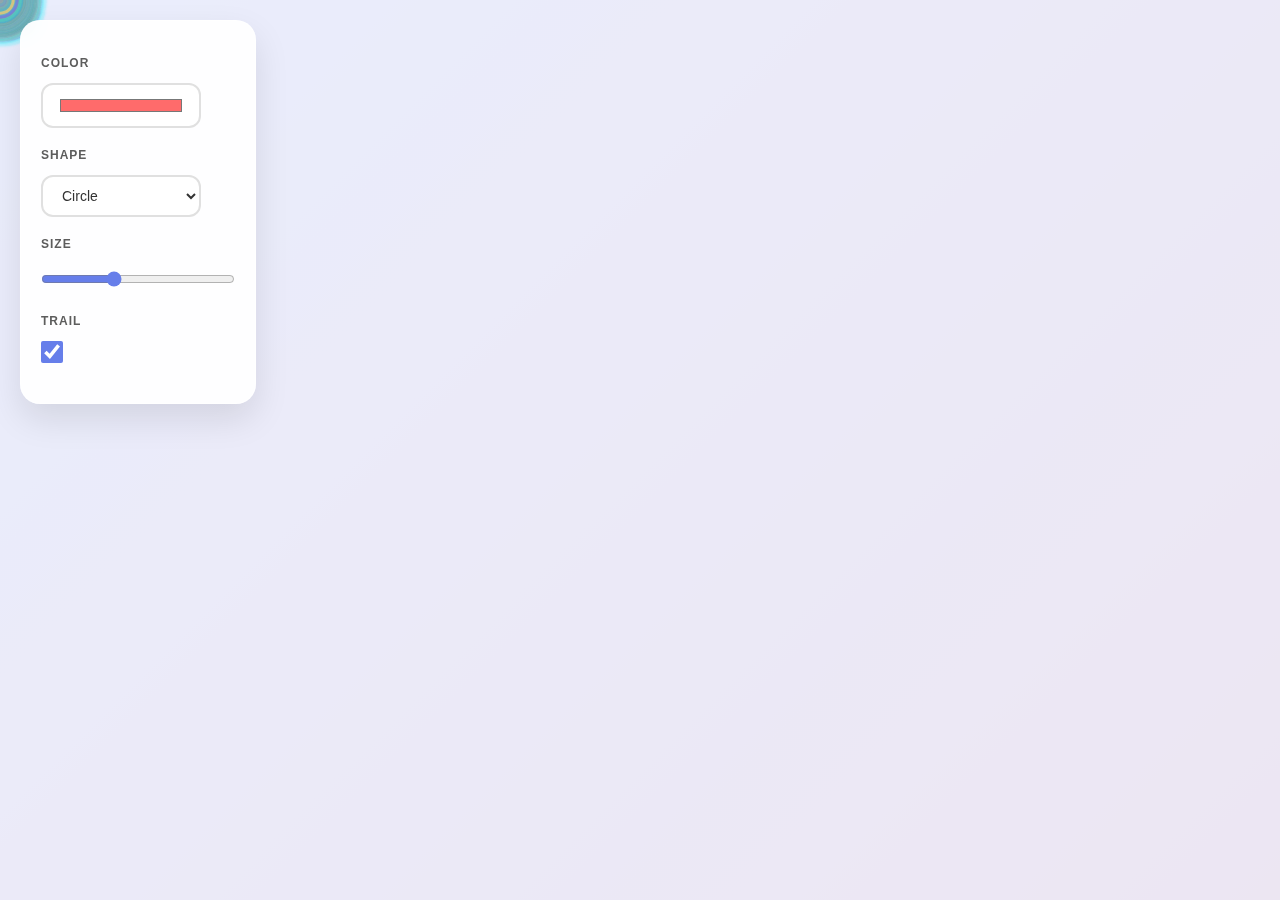
<file: Exemplu Bule pe canvas (evenimente cursor)-20251113/index.html>
<!DOCTYPE html>
<html>
<head>
    <title>Particle Universe</title>
    <link rel="stylesheet" href="style.css">
</head>
<body>
    <div id="controls">
        <div class="control-group">
            <label>Color</label>
            <input type="color" id="colorPicker" value="#ff6b6b">
        </div>
        <div class="control-group">
            <label>Shape</label>
            <select id="shapePicker">
                <option value="circle">Circle</option>
                <option value="square">Square</option>
                <option value="triangle">Triangle</option>
                <option value="star">Star</option>
                <option value="hexagon">Hexagon</option>
            </select>
        </div>
        <div class="control-group">
            <label>Size</label>
            <input type="range" id="sizeSlider" min="10" max="100" value="40">
        </div>
        <div class="control-group">
            <label>Trail</label>
            <input type="checkbox" id="trailToggle" checked>
        </div>
    </div>
    <canvas id="canvas"></canvas>
    <script src="script.js"></script>
</body>
</html>
</file>
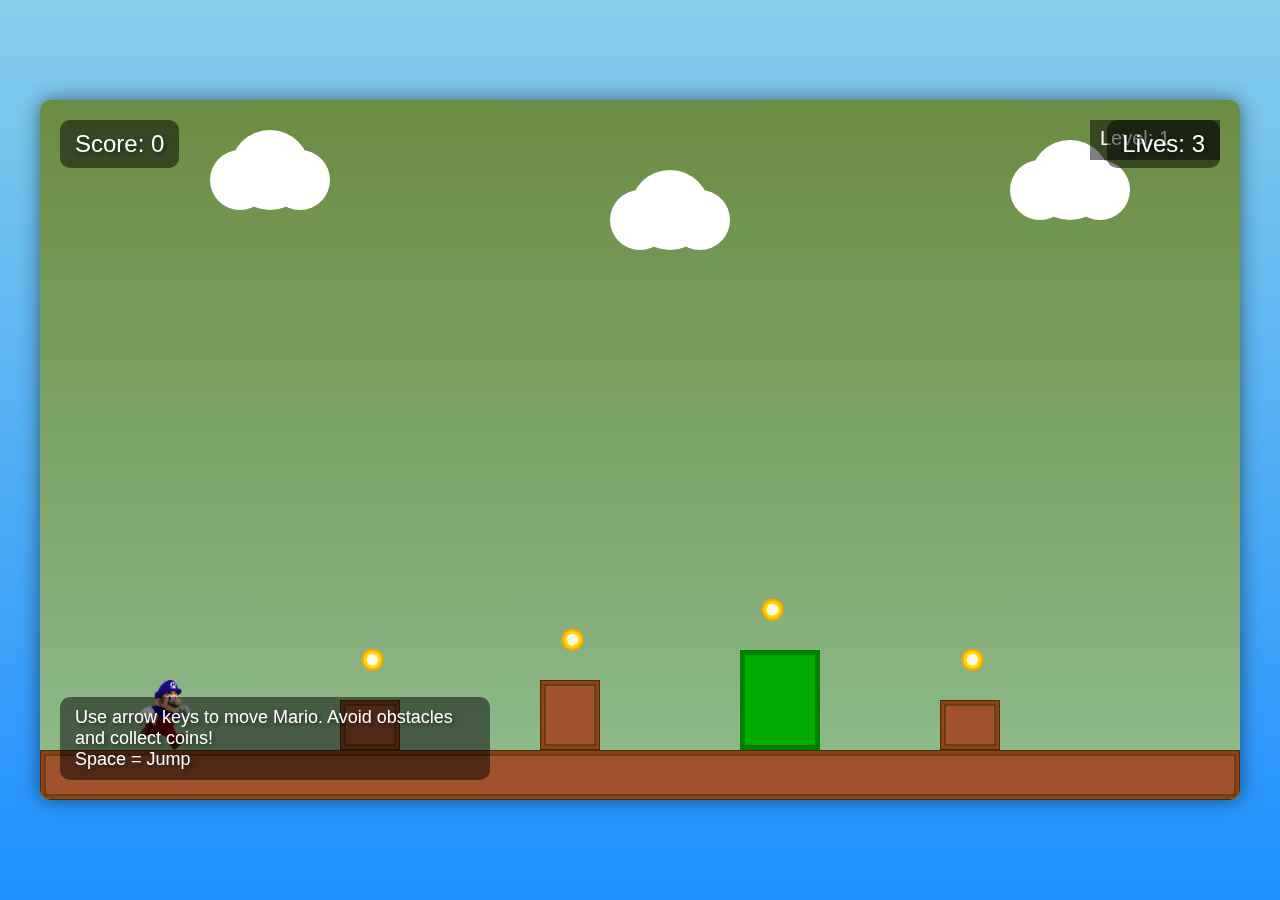
<file: Lab10/index.html>
<!DOCTYPE html>
<html lang="en">
<head>
    <meta charset="UTF-8">
    <meta name="viewport" content="width=device-width, initial-scale=1.0">
    <title>Mario Obstacle Challenge</title>
    <link rel="stylesheet" href="style.css">
</head>
<body>
    <div id="game-container">
        <canvas id="canvas" width="1200" height="700"></canvas>
        <div id="score">Score: 0</div>
        <div id="lives">Lives: 3</div>
        <div id="instructions">
            Use arrow keys to move Mario. Avoid obstacles and collect coins!
            <br>Space = Jump
        </div>
        <div id="game-over">
            <h2>Game Over!</h2>
            <p id="final-score">Your score: 0</p>
            <button id="restart-button">Play Again</button>
        </div>
        <div id="level-complete">
            <h2>Level Complete!</h2>
            <p id="level-score">Your score: 0</p>
            <button id="next-level-button">Next Level</button>
        </div>
    </div>
    <script src="script.js"></script>
</body>
</html>
</file>
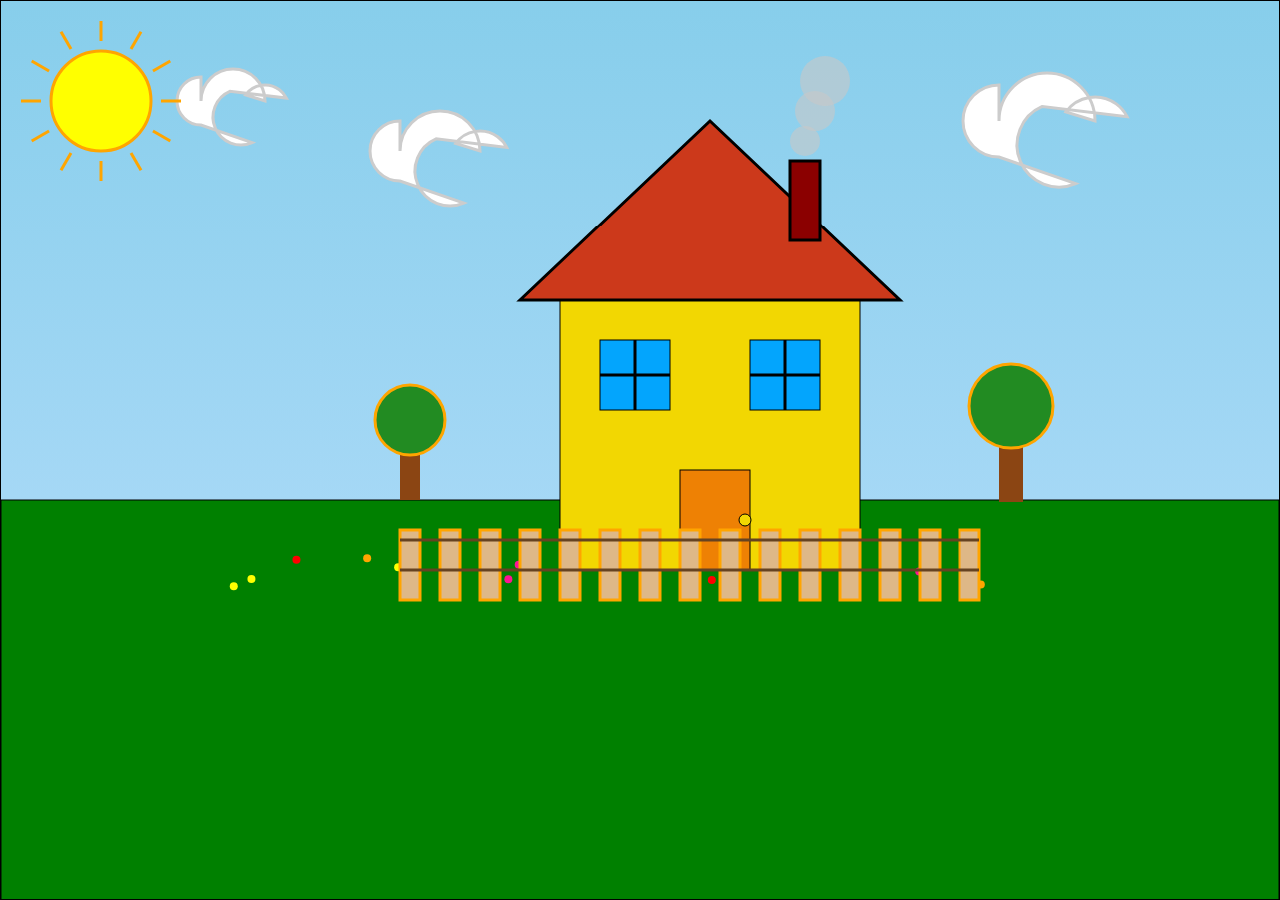
<file: Lab6/index.html>
<!DOCTYPE html>
<html lang="en">
<head>
    <meta charset="UTF-8">
    <meta name="viewport" content="width=device-width, initial-scale=1.0">
    <link rel="stylesheet" href="style.css">
    <title>Laborator 6</title>
</head>
<body>
    
    <canvas id="canvas"></canvas>

    <script src="script.js"></script>
</body>
</html>
</file>
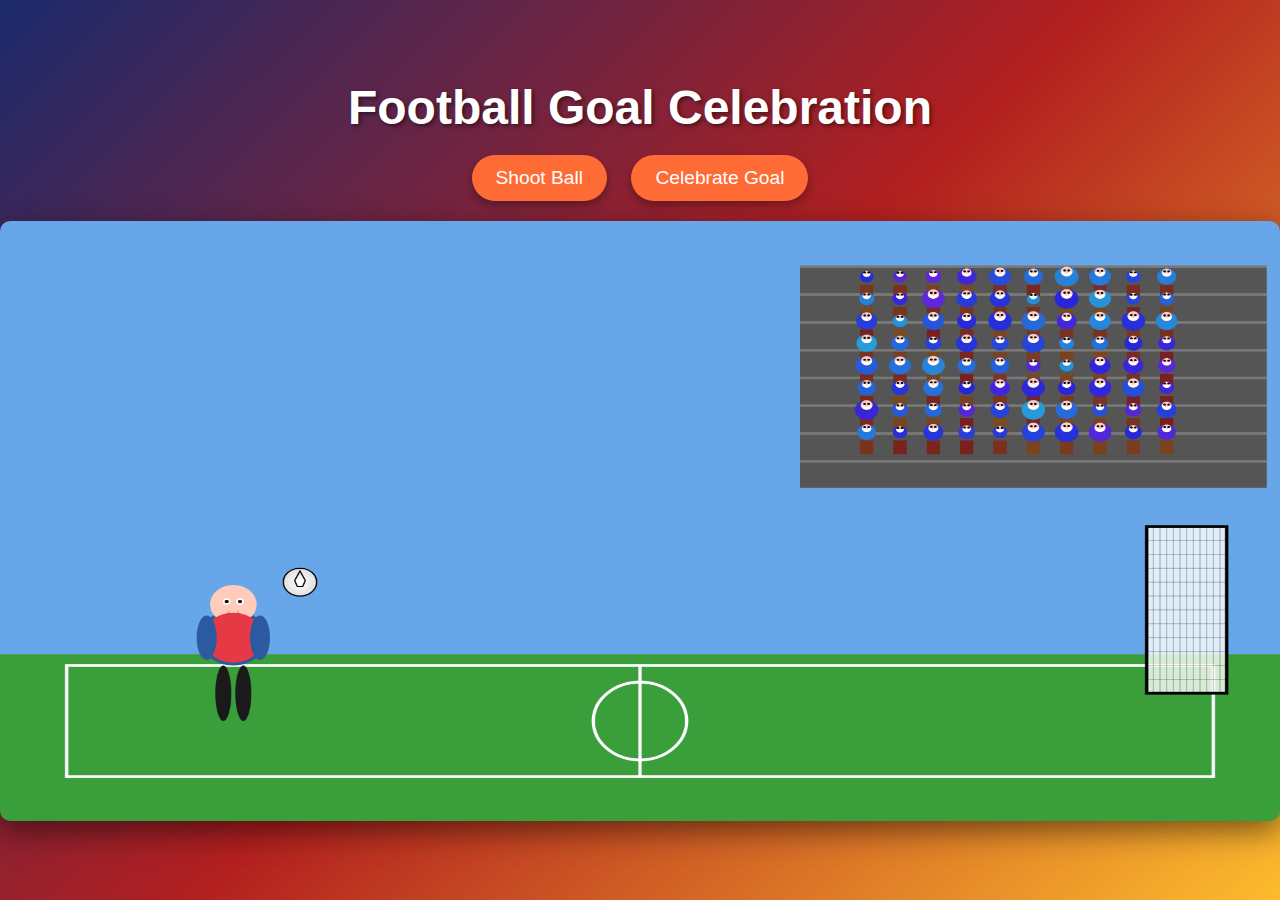
<file: Studiul Individual 2/index.html>
<!DOCTYPE html>
<html lang="en">
<head>
    <meta charset="UTF-8">
    <meta name="viewport" content="width=device-width, initial-scale=1.0">
    <title>Football Goal Animation</title>
    <link rel="stylesheet" href="style.css">
</head>
<body>
    <div class="container">
        <h1>Football Goal Celebration</h1>
        <div class="controls">
            <button id="shootBtn" class="btn">Shoot Ball</button>
            <button id="celebrateBtn" class="btn">Celebrate Goal</button>
        </div>
        <div class="animation-container">
            <canvas id="animationCanvas" width="1920" height="1080"></canvas>
        </div>
    </div>
    <script src="script.js"></script>
</body>
</html>
</file>
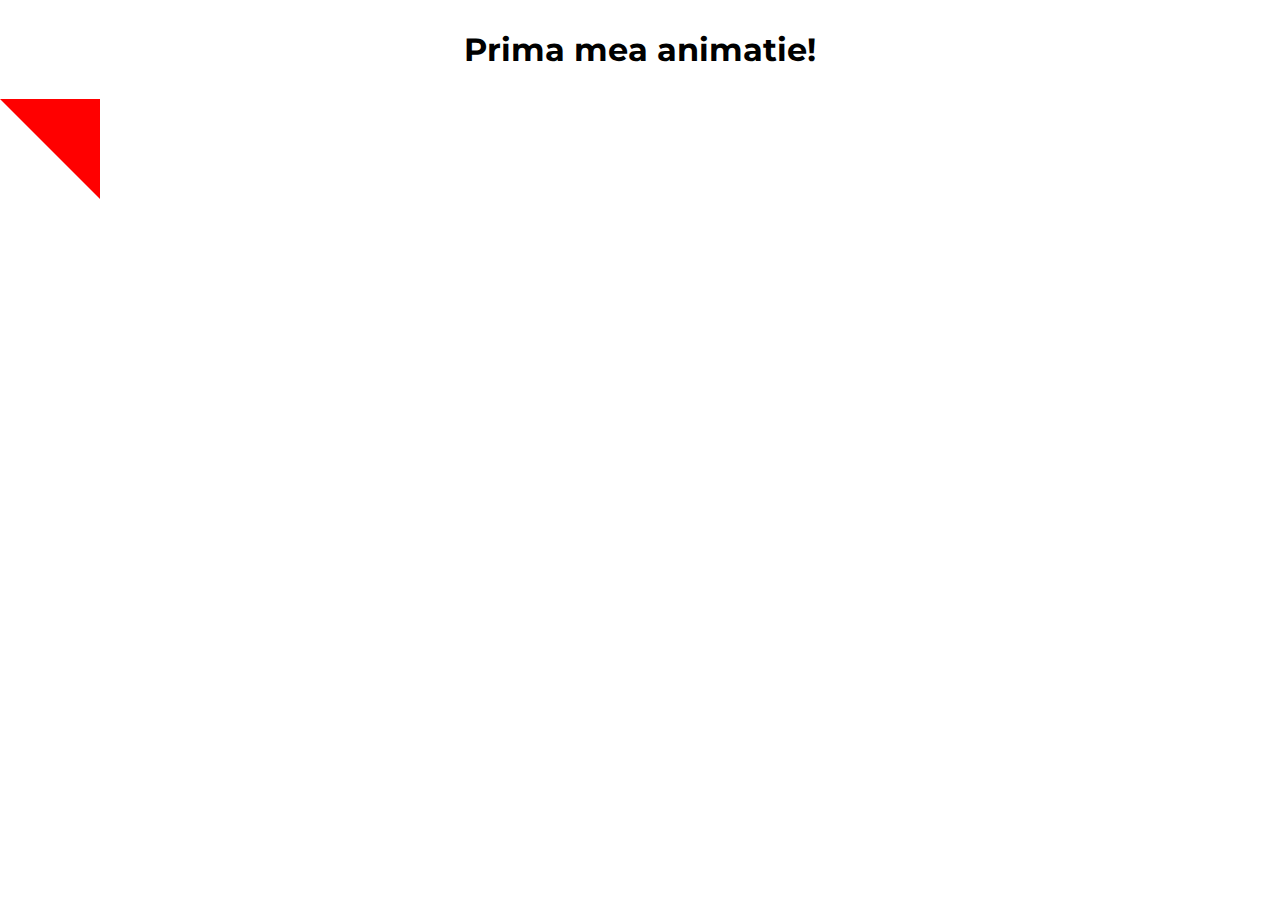
<file: index1.html>
<!DOCTYPE html>
<html lang="en">
<head>
    <meta charset="UTF-8">
    <meta name="viewport" content="width=device-width, initial-scale=1.0">
    <title>Document</title>
    <link rel="stylesheet" href="animation1.css">
</head>
<body>
    <h1>Prima mea animatie!</h1>
    <div id="triangle-topright"></div>
</body>
</html>
</file>
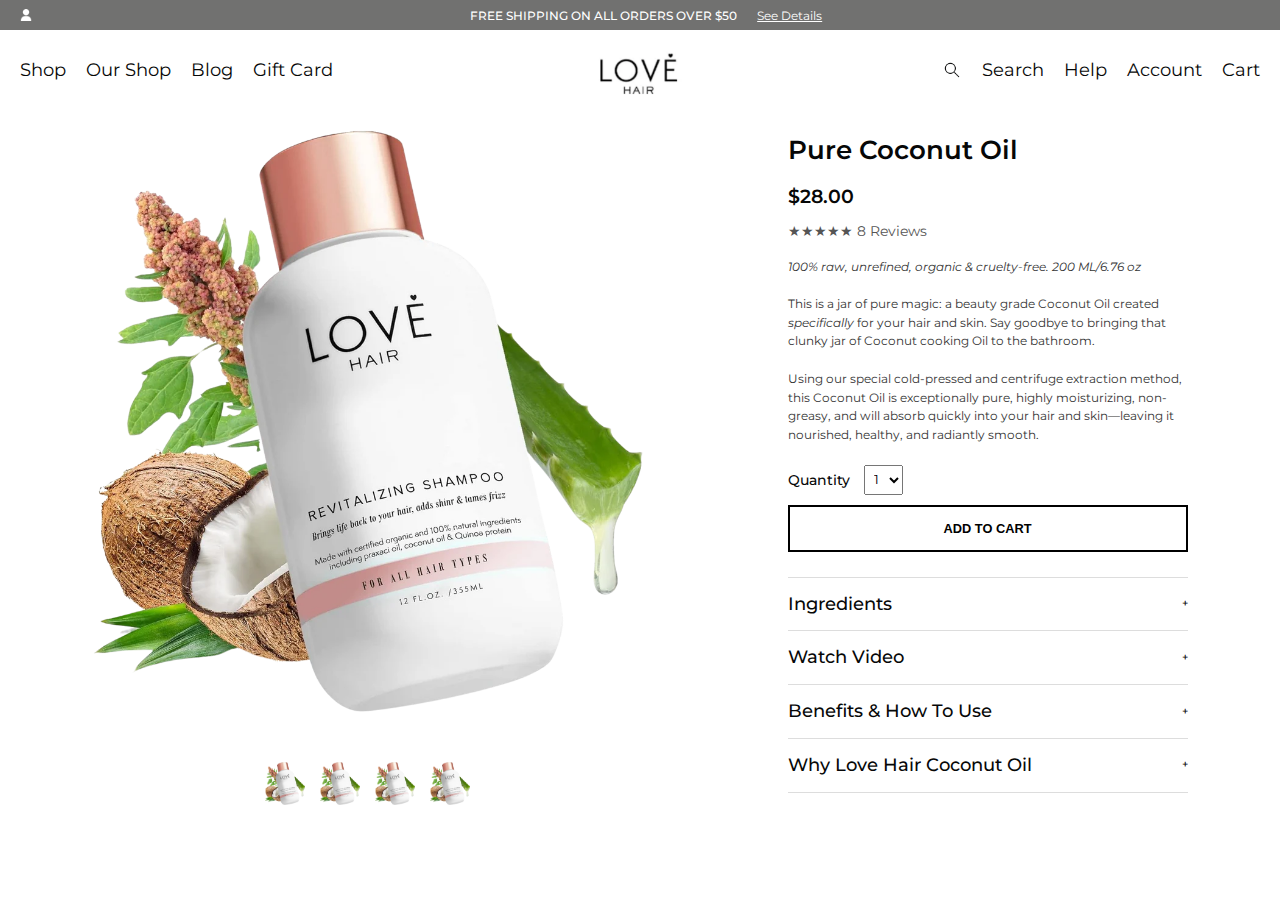
<file: Lab1.html>
<!DOCTYPE html>
<html lang="en">
<head>
    <meta charset="UTF-8">
    <meta name="viewport" content="width=device-width, initial-scale=1.0">
    <link rel="stylesheet" href="style1.css">
    <title>Lab1</title>
</head>
<body>
    <div class="heading">
            <img src="img/user.png" alt="" class="user">
            <div>
            <h4>FREE SHIPPING ON ALL ORDERS OVER $50</h4>
            <a href="#">See Details</a>
            </div>
            <div></div>
        </div>
    <div class="container">
        <div class="tabs">
            <div class="links">
                <a href="">Shop</a>
                <a href="">Our Shop</a>
                <a href="">Blog</a>
                <a href="">Gift Card</a>
            </div>
            <div class="logo">
                <img src="img/Screenshot 2025-09-04 102534.png" alt="">
            </div>
            <div class="links">
                <img src="img/search.png" alt="">
                <a href="">Search</a>
                <a href="">Help</a>
                <a href="">Account</a>
                <a href="">Cart</a>
            </div>
        </div>

        <div class="content">
            <div class="left">
                <div class="big-img">
                    <img src="img/coconut.webp" alt="">
                </div>
                <div class="small-img">
                    <img src="img/coconut.webp" alt="">
                    <img src="img/coconut.webp" alt="">
                    <img src="img/coconut.webp" alt="">
                    <img src="img/coconut.webp" alt="">
                </div>
            </div>
            <div class="product-container">
    <h1 class="product-title">Pure Coconut Oil</h1>
    <div class="product-price">$28.00</div>
    <div class="reviews">★★★★★ 8 Reviews</div>
    <div class="product-description">
      <em>100% raw, unrefined, organic & cruelty-free. 200 ML/6.76 oz</em><br><br>
      This is a jar of pure magic: a beauty grade Coconut Oil created <em>specifically</em> for your hair and skin. Say goodbye to bringing that clunky jar of Coconut cooking Oil to the bathroom.
      <br><br>
      Using our special cold-pressed and centrifuge extraction method, this Coconut Oil is exceptionally pure, highly moisturizing, non-greasy, and will absorb quickly into your hair and skin—leaving it nourished, healthy, and radiantly smooth.
    </div>

    <div class="quantity">
      Quantity 
      <select>
        <option>1</option>
        <option>2</option>
        <option>3</option>
      </select>
    </div>

    <button class="add-to-cart">ADD TO CART</button>

    <div class="accordion">
      <div class="accordion-item">Ingredients <span>+</span></div>
      <div class="accordion-item">Watch Video <span>+</span></div>
      <div class="accordion-item">Benefits & How To Use <span>+</span></div>
      <div class="accordion-item">Why Love Hair Coconut Oil <span>+</span></div>
    </div>
  </div>
        </div>
    </div>
</body>
</html>
</file>
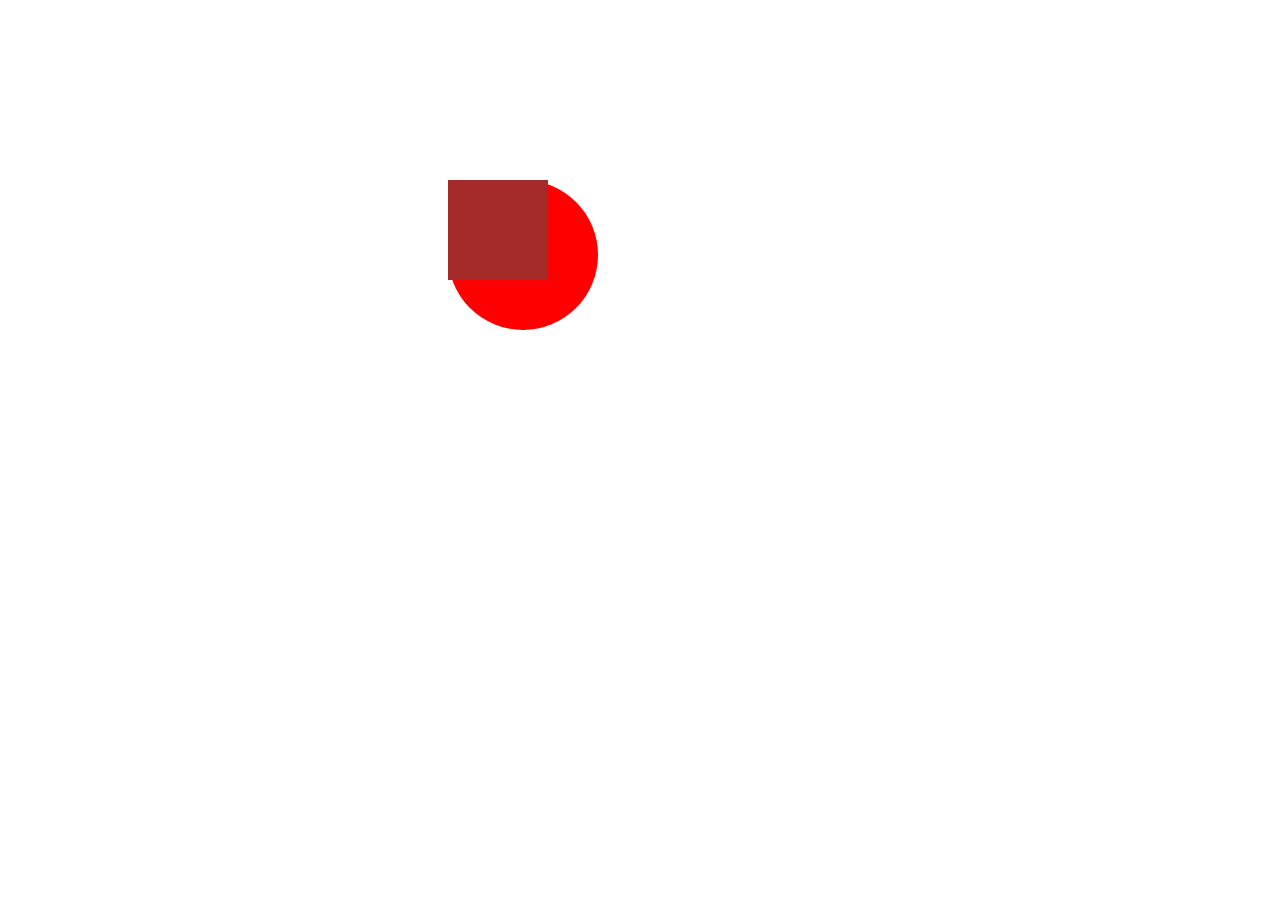
<file: Lab2.html>
<!DOCTYPE html>
<html lang="en">
<head>
    <meta charset="UTF-8">
    <meta name="viewport" content="width=device-width, initial-scale=1.0">
    <title>Document</title>

    <style>
        *{
            padding: 0px;
            margin: 0px;
            box-sizing: border-box;
        }

        #one, #two, #three, #four{
            width: 100px;
            height: 100px;
            position: absolute;
            
        }

        #one{
            background-color: red;
            animation-delay: 0s;
            border-radius: 50%;
            width: 150px;
            height: 150px;
            animation: first 2s ease-in-out infinite;
        }

        #two{
            background-color: aqua;
            animation-delay: 0s;
            border-radius: 0%;
            animation: second 2s ease-in-out infinite;
        }

        #three{
            background-color: violet;
            animation-delay: 0s;
            border-radius: 50%;
            animation: third 2s ease-in-out infinite;
        }

        #four{
            background-color: brown;
            animation-delay: 0s;
            border-radius: 0%;
            animation: forth 2s ease-in-out infinite;
        }

        @keyframes first{
            0%{left: 0px; top:0px; width: 150px; height: 150px;}
            25%{left: 250px; top: 0px; border-radius: 0%; width: 100px; height: 100px;}
            50%{left: 250px; top: 250px; border-radius: 50%; width: 150px; height: 150px;}
            75%{left: 0px; top: 250px; border-radius: 0%; width: 100px; height: 100px;}
            100%{left: 0px; top: 0px; border: 50%; width: 150px; height: 150px;}

        }

        @keyframes second{
            0%{left: 250px; top: 0px; width: 100px; height: 100px;}
            25%{left: 250px; top: 250px; border-radius: 50%; width: 150px; height: 150px}
            50%{left: 0px; top: 250px; border-radius: 0%; width: 100px; height: 100px;}
            75%{left: 0px; top: 0px; border-radius: 50%;  width: 150px; height: 150px}
            100%{left: 250px; top: 0px; border-radius: 0%; width: 100px; height: 100px;}
        }

        @keyframes third{
            0%{left: 250px; top: 250px; width: 150px; height: 150px; border-radius: 50%;}
            25%{left: 0px; top: 250px; border-radius: 0%; width: 100px; height: 100px}
            50%{left: 0px; top: 0px; border-radius: 50%; width: 150px; height: 150px;}
            75%{left: 250px; top: 0px; border-radius: 0%;  width: 100px; height: 100px}
            100%{left: 250px; top: 250px; border-radius: 50%; width: 150px; height: 150px;}
        }

        @keyframes forth{
            0%{left: 0px; top: 250px; width: 100px; height: 100px; border-radius: 0%;}
            25%{left: 0px; top: 0px; border-radius: 50%; width: 150px; height: 150px}
            50%{left: 250px; top: 0px; border-radius: 0%; width: 100px; height: 100px;}
            75%{left: 250px; top: 250px; border-radius: 50%;  width: 150px; height: 150px}
            100%{left: 0px; top: 250px; border-radius: 0%; width: 100px; height: 100px;}
        }
        
        .container{
            position: absolute;
            left: 35%;
            top: 20%;
            transform: translate(-50%, -50%);
        }
    </style>

</head>
<body>
    <div class="container">
        <div id="one"></div>
        <div id="two"></div>
        <div id="three"></div>
    <div id="four"></div>
    </div>
</body>
</html>
</file>
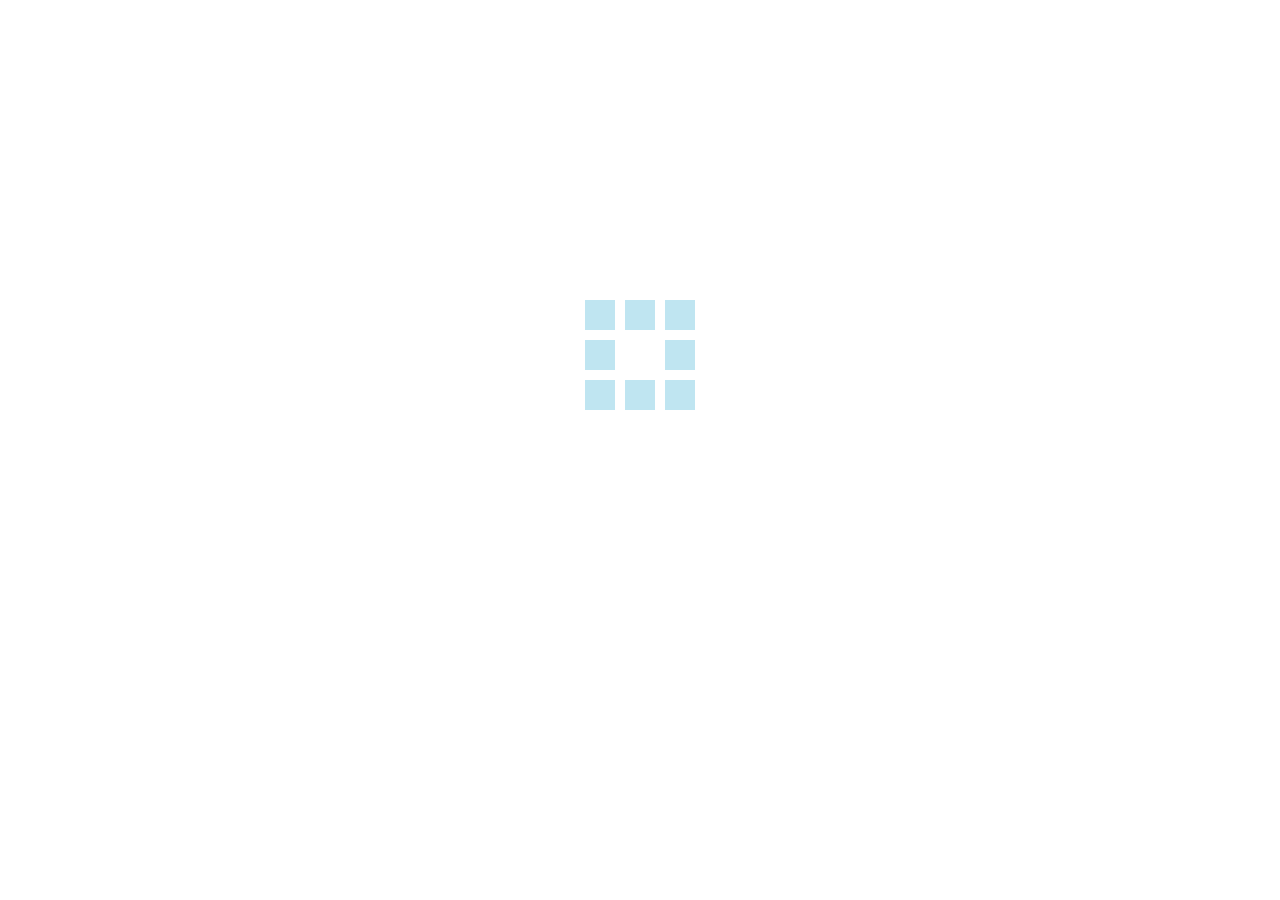
<file: Lab2_1.html>
<!DOCTYPE html>
<html lang="en">
<head>
    <meta charset="UTF-8">
    <meta name="viewport" content="width=device-width, initial-scale=1.0">
    <title>Document</title>
</head>

    <style>
        *{
            padding: 0px;
            margin: 0px;
            box-sizing: border-box;
        }

       .loader {
        display: grid;
        grid-template-columns: repeat(3, 30px);
        grid-gap: 10px;
        width: max-content;
        margin: auto;
        padding-top: 300px;
        }

        .loader div {
        width: 30px;
        height: 30px;
        background: #2ca8d2;
        opacity: 0.3;
        animation: fade 1.2s linear infinite;
        }

        .loader div:nth-child(1) { animation-delay: 0s; }
        .loader div:nth-child(2) { animation-delay: 0.1s; }
        .loader div:nth-child(3) { animation-delay: 0.2s; }
        .loader div:nth-child(6) { animation-delay: 0.3s; }
        .loader div:nth-child(9) { animation-delay: 0.4s; }
        .loader div:nth-child(8) { animation-delay: 0.5s; }
        .loader div:nth-child(7) { animation-delay: 0.6s; }
        .loader div:nth-child(4) { animation-delay: 0.7s; }
        
        .loader div:nth-child(5) {
        opacity: 0.3;
        animation: none;
        background-color: transparent;
        }

        @keyframes fade {
        0%, 100% { opacity: 0.3; }
        50% { opacity: 1; }
        }

    </style>

<body>

    <div class="loader">
        <div></div>
        <div></div>
        <div></div>
        <div></div>
        <div></div>
        <div></div>
        <div></div>
        <div></div>
        <div></div>
    </div>
</body>
</html>
</file>
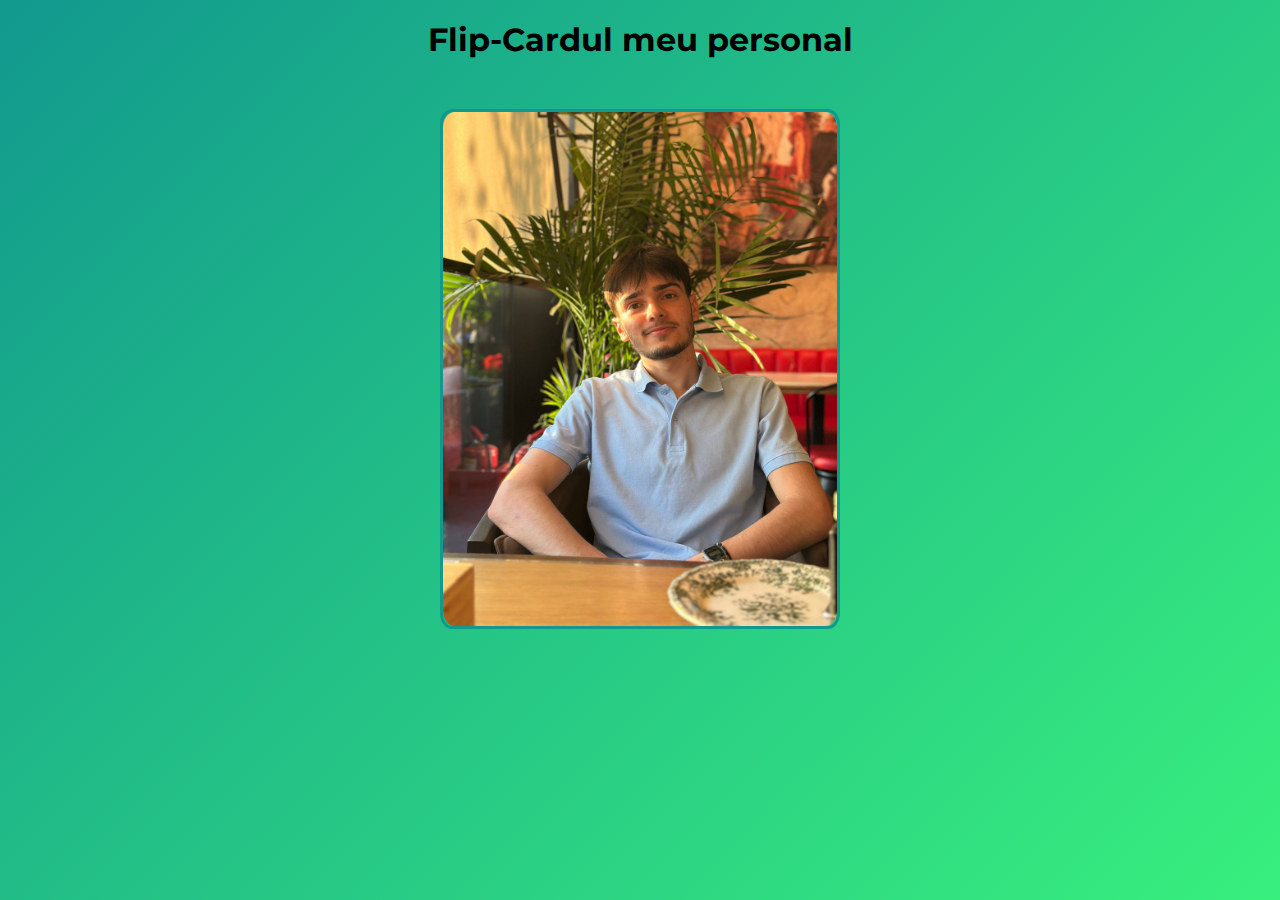
<file: Lab4.html>
<!DOCTYPE html>
<html lang="en">
<head>
    <meta charset="UTF-8">
    <meta name="viewport" content="width=device-width, initial-scale=1.0">
    <title>Laborator 4</title>
    <link rel="stylesheet" href="Lab4.css">
</head>
<body>
    <section>
        <h1>Flip-Cardul meu personal</h1>
            <div class="container">
                <div class="card">
                    <div class="back">
                        <div class="socials">
                            <a href="https://www.facebook.com/share/1Cha1ecyAA/?mibextid=wwXIfr" target="_blank"><img src="img/facebook.png" alt=""></a>
                            <a href="https://github.com/neBOBIC" target="_blank"><img src="img/github.png" alt=""></a>
                            <a href="https://www.instagram.com/adrian.tocarciuc6?igsh=YWZ5bTl2ZnpkNzhj&utm_source=qr" target="_blank"><img src="img/instagram.png" alt=""></a>
                        </div>
                        <p><b>Nume:</b> Tocarciuc</p>
                        <p><b>Prenume:</b> Adrian</p>
                        <p><b>Varsta: </b> 19 ani</p>
                        <p><b>Hobby-uri: </b> Citit, fotbal, muzica, chitara, programare, gaming</p>
                        <p><b>Studii: </b> Centrul de Excelenta in Informatica si Tehnologii Informationale</p>

                        <p>
                                Sunt o persoană pasionată de tehnologie și design, 
                            cu abilități în HTML, CSS și Java, dar și cu interes
                            pentru dezvoltarea de proiecte creative și funcționale. 
                            Îmi place să învăț lucruri noi, să găsesc soluții la 
                            probleme și să transform ideile în rezultate vizibile. 
                            Mă caracterizează perseverența, atenția la detalii și 
                            dorința de a evolua constant.
                        </p>
                    </div>
                    <div class="front">
                        <img src="img/eu.jpg" alt="img">
                    </div>
                </div>
            </div>
    </section>
</body>
</html>
</file>
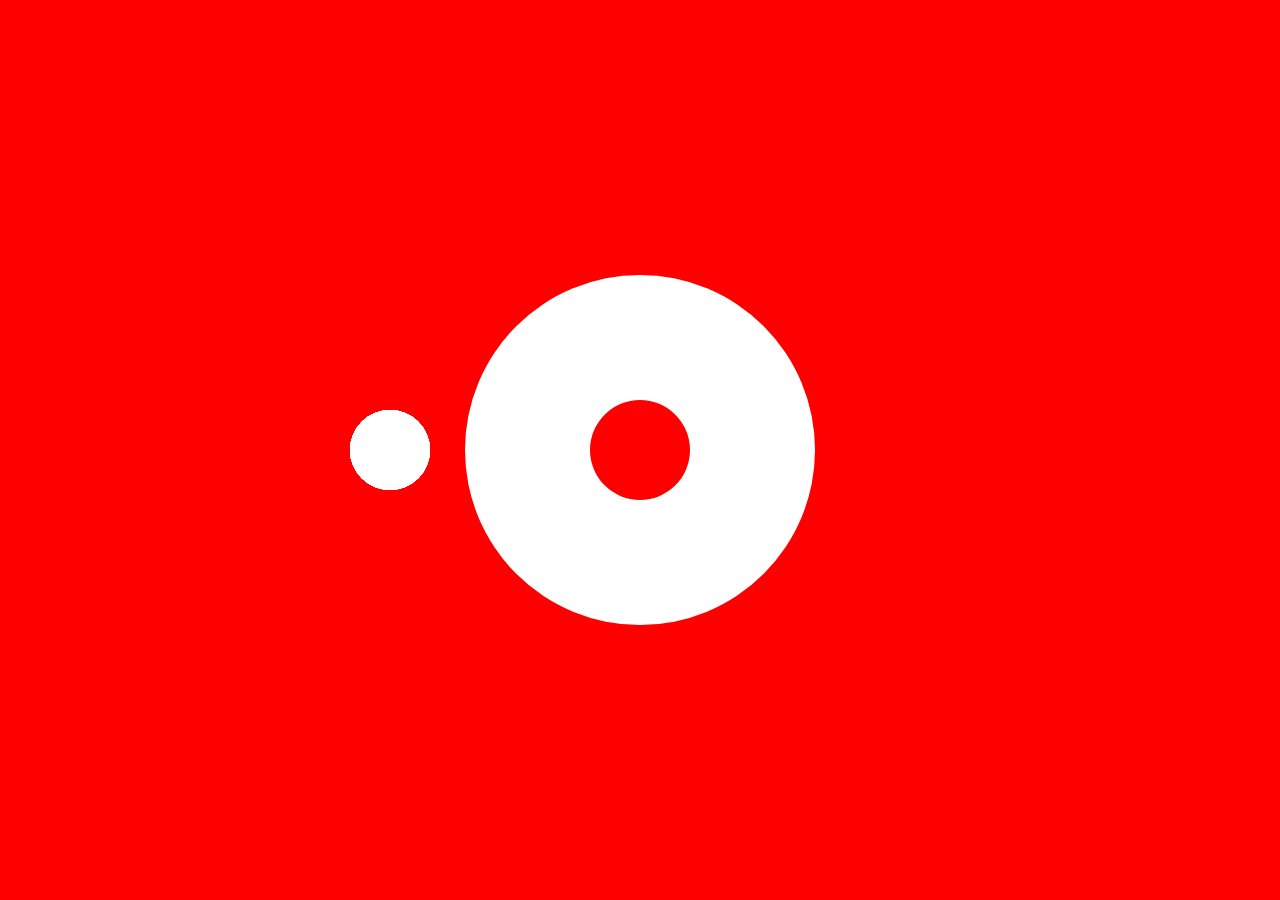
<file: Lab5_1.html>
<!DOCTYPE html>
<html lang="en">
<head>
    <meta charset="UTF-8">
    <meta name="viewport" content="width=device-width, initial-scale=1.0">
    <title>Rotire Cercuri</title>
    <style>
        *{
            margin: 0;
            padding: 0;
            box-sizing: border-box;
            background-color: red;
        }
        section{
            position: relative;
            height: 100vh;
            width: 100%;
            display: flex;
            justify-content: center;
            align-items: center;
        }
        
        .container {
            position: relative;
            width: 800px;
            height: 800px;
        }
        
        .alb{
            background-color: white;
            height: 350px;
            width: 350px;
            position: absolute;
            border-radius: 50%;
            top: 50%;
            left: 50%;
            transform: translate(-50%, -50%);
            z-index: 1;
        }
        
        .ros{
            background-color: red;
            height: 100px;
            width: 100px;
            position: absolute;
            border-radius: 50%;
            top: 50%;
            left: 50%;
            transform: translate(-50%, -50%);
            z-index: 2;
        }
        
        .cmulte{
            background-color: white;
            height: 80px;
            width: 80px;
            position: absolute;
            border-radius: 50%;
            top: 50%;
            left: 50%;
            transform-origin: 250px 0;
            animation: rotate-around 4s linear forwards;
        }
        
        .c1 {
            transform: translate(-50%, -50%) rotate(-180deg) translateX(250px) rotate(180deg);
            animation-delay: 0s;
        }
        .c2 {
            transform: translate(-50%, -50%) rotate(-180deg) translateX(250px) rotate(180deg);
            animation-delay: 0.5s;
            animation-duration: 3.5s;
        }
        .c3 {
            transform: translate(-50%, -50%) rotate(-180deg) translateX(250px) rotate(180deg);
            animation-delay: 1s;
            animation-duration: 3s;
        }
        .c4 {
            transform: translate(-50%, -50%) rotate(-180deg) translateX(250px) rotate(180deg);
            animation-delay: 1.5s;
            animation-duration: 2.5s;
        }
        .c5 {
            transform: translate(-50%, -50%) rotate(-180deg) translateX(250px) rotate(180deg);
            animation-delay: 2s;
            animation-duration: 2s;
        }
        .c6 {
            transform: translate(-50%, -50%) rotate(-180deg) translateX(250px) rotate(180deg);
            animation-delay: 2.5s;
            animation-duration: 1.5s;
        }
        .c7 {
            transform: translate(-50%, -50%) rotate(-180deg) translateX(250px) rotate(180deg);
            animation-delay: 3s;
            animation-duration: 1s;
        }
        .c8 {
            transform: translate(-50%, -50%) rotate(-180deg) translateX(250px) rotate(180deg);
            animation-delay: 3.5s;
            animation-duration: 0.5s;
        }
        
        @keyframes rotate-around {
            0% {
                transform: translate(-50%, -50%) rotate(-180deg) translateX(250px) rotate(180deg);
            }
            100% {
                transform: translate(-50%, -50%) rotate(180deg) translateX(250px) rotate(-180deg);
            }
        }
    </style>
</head>
<body>
    <section>
        <div class="container">
            <div class="cmulte c1"></div>
            <div class="cmulte c2"></div>
            <div class="cmulte c3"></div>
            <div class="cmulte c4"></div>
            <div class="cmulte c5"></div>
            <div class="cmulte c6"></div>
            <div class="cmulte c7"></div>
            <div class="cmulte c8"></div>
            
            <div class="alb">
                <div class="ros"></div>
            </div>
        </div>
    </section>
</body>
</html>
</file>
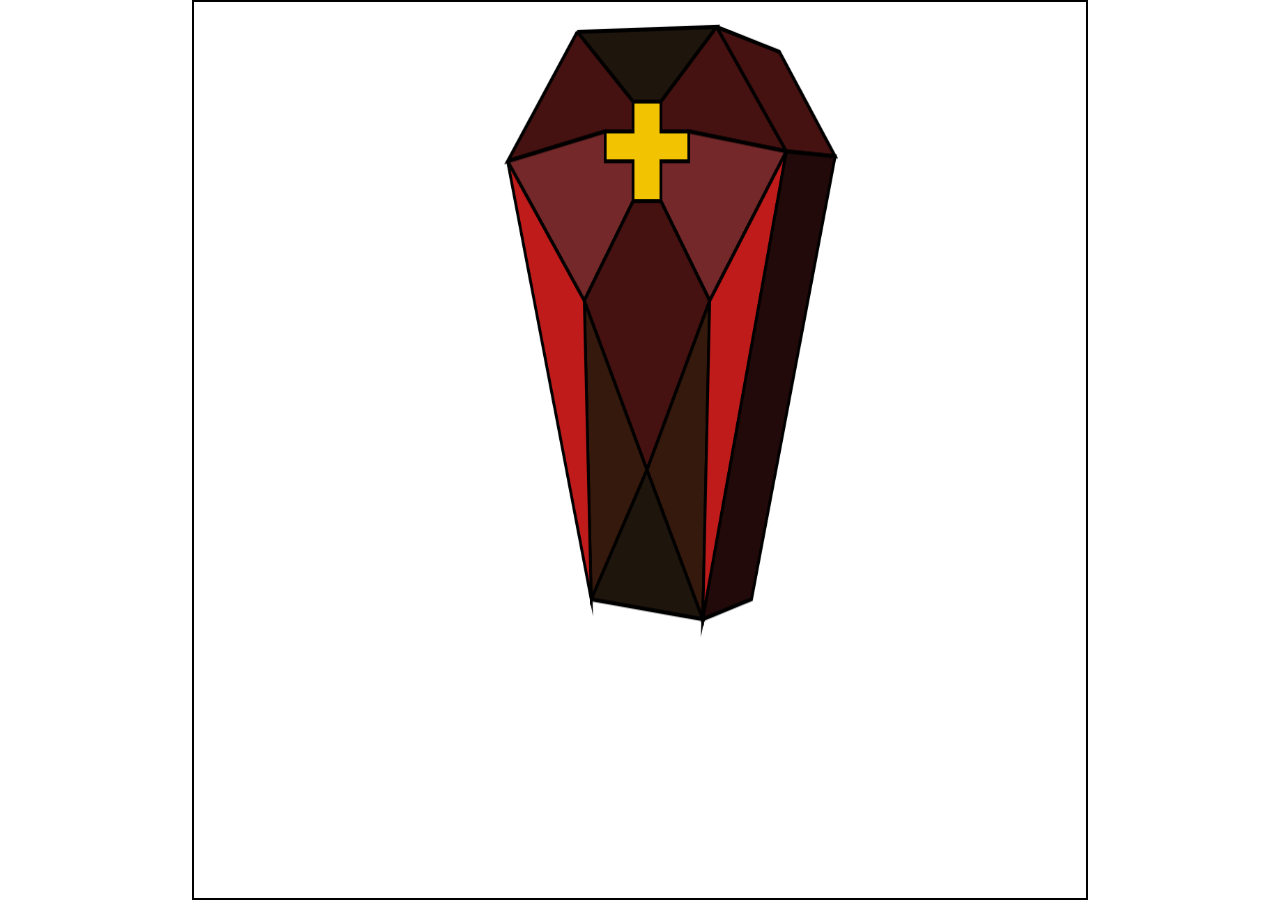
<file: Lab7/Lab7.html>
<!DOCTYPE html>
<html lang="en">
<head>
    <meta charset="UTF-8">
    <meta name="viewport" content="width=device-width, initial-scale=1.0">
    <link rel="stylesheet" href="Lab7.css">
    <title>Laborator 7 Bat</title>
</head>
<body>
    <canvas id="myCanvas"></canvas>

    <script src="Lab7.js"></script>
</body>
</html>
</file>
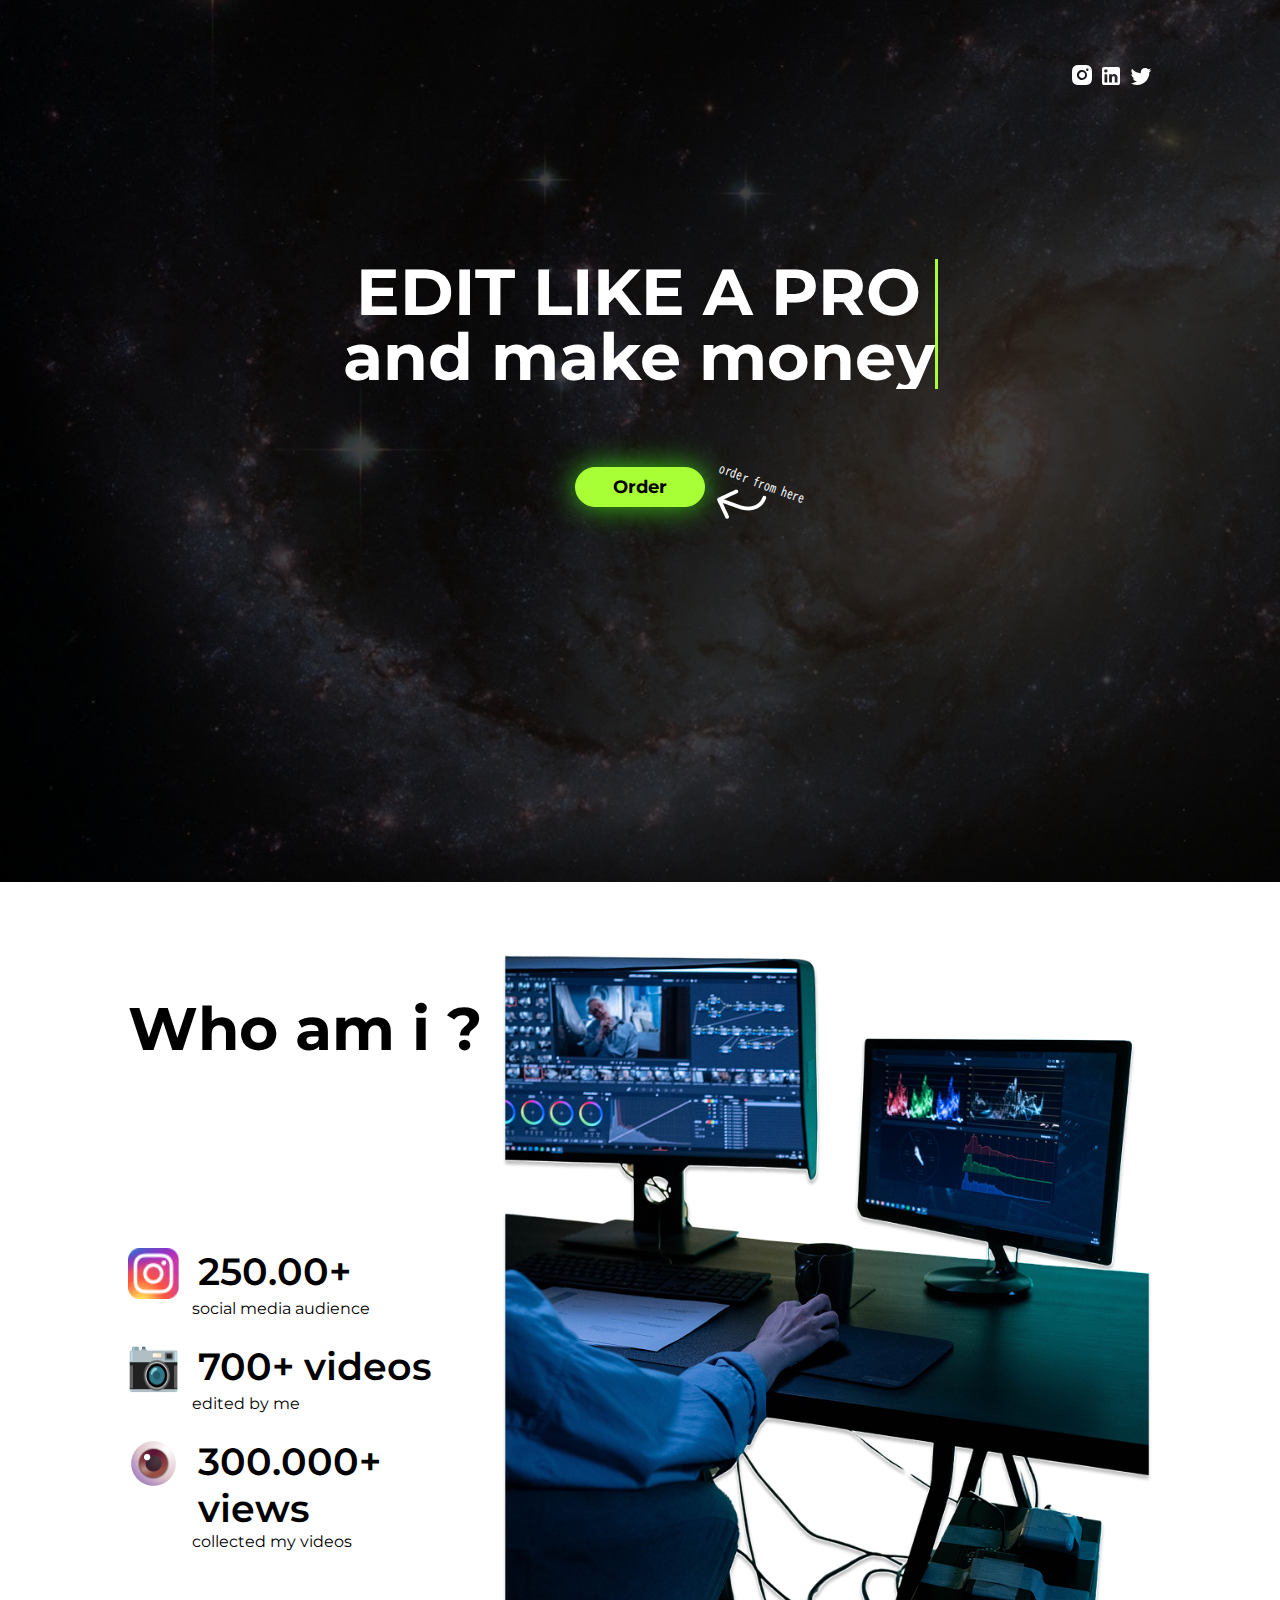
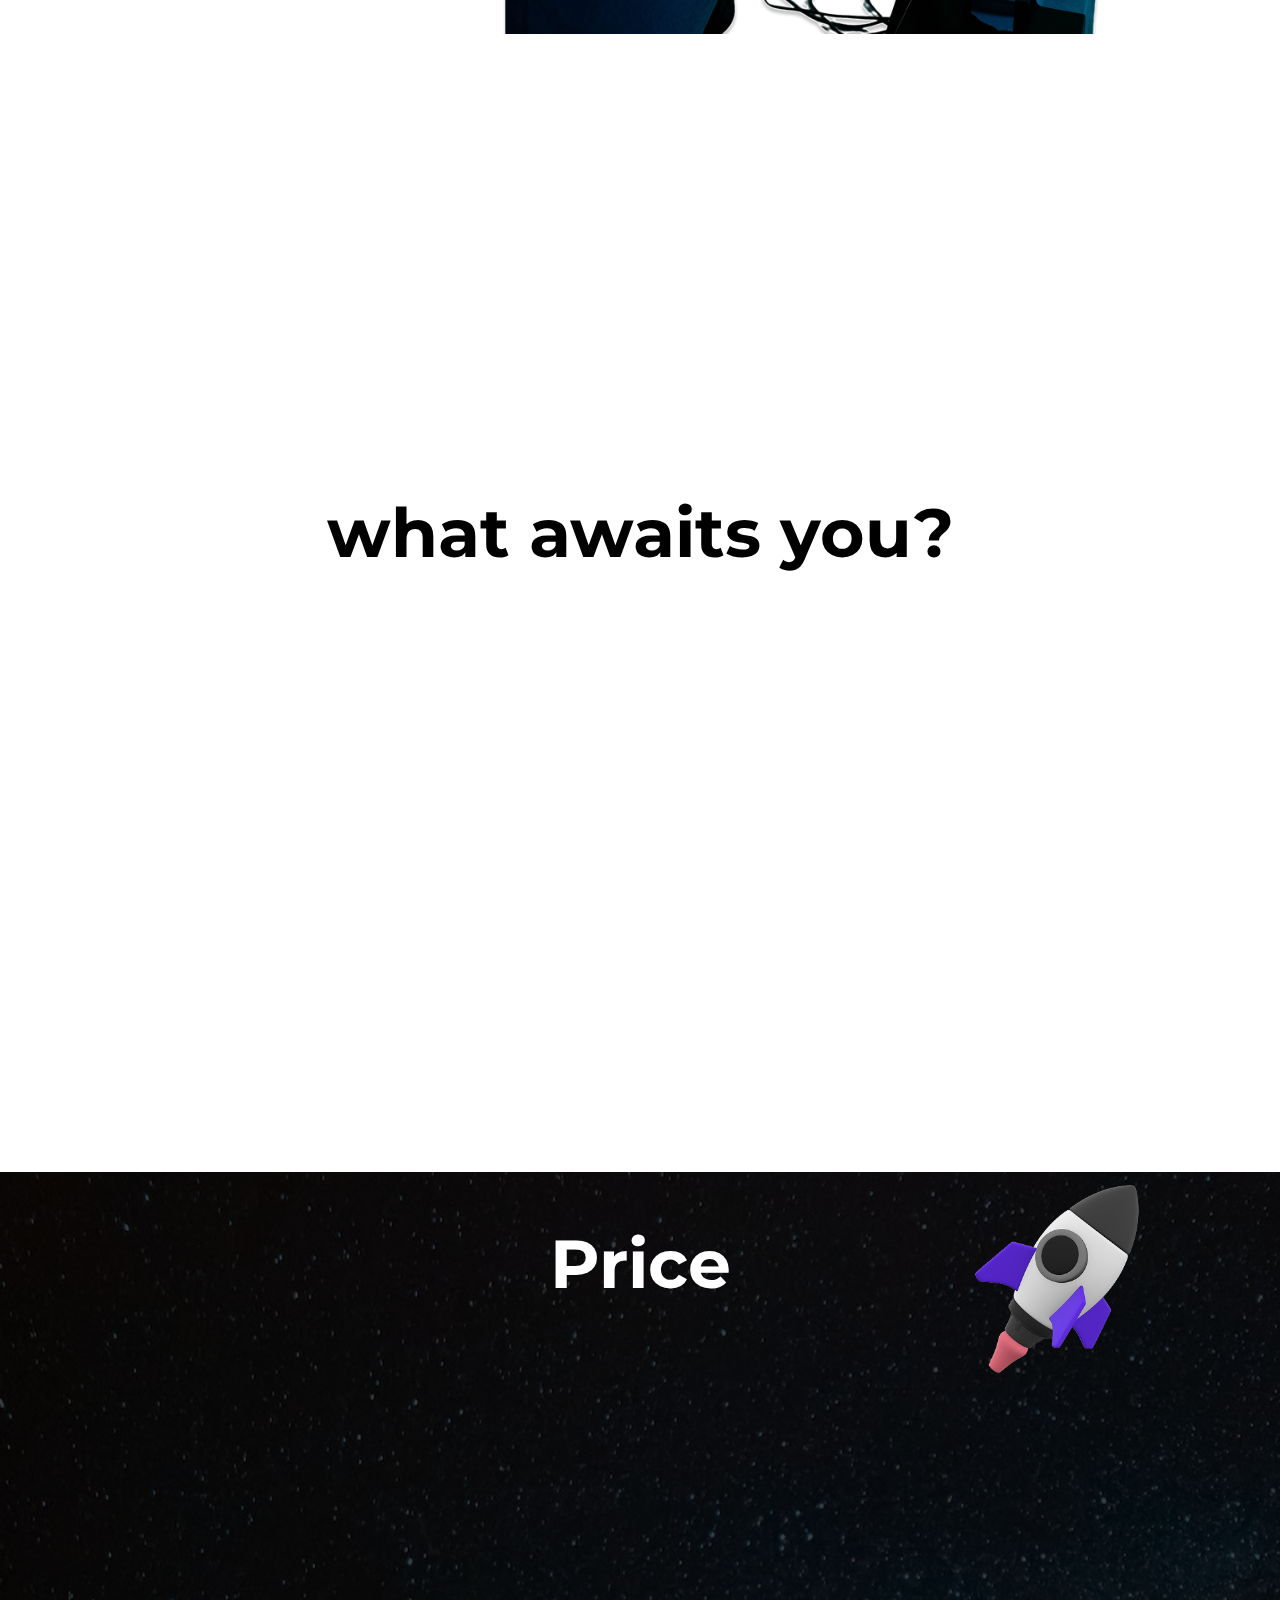
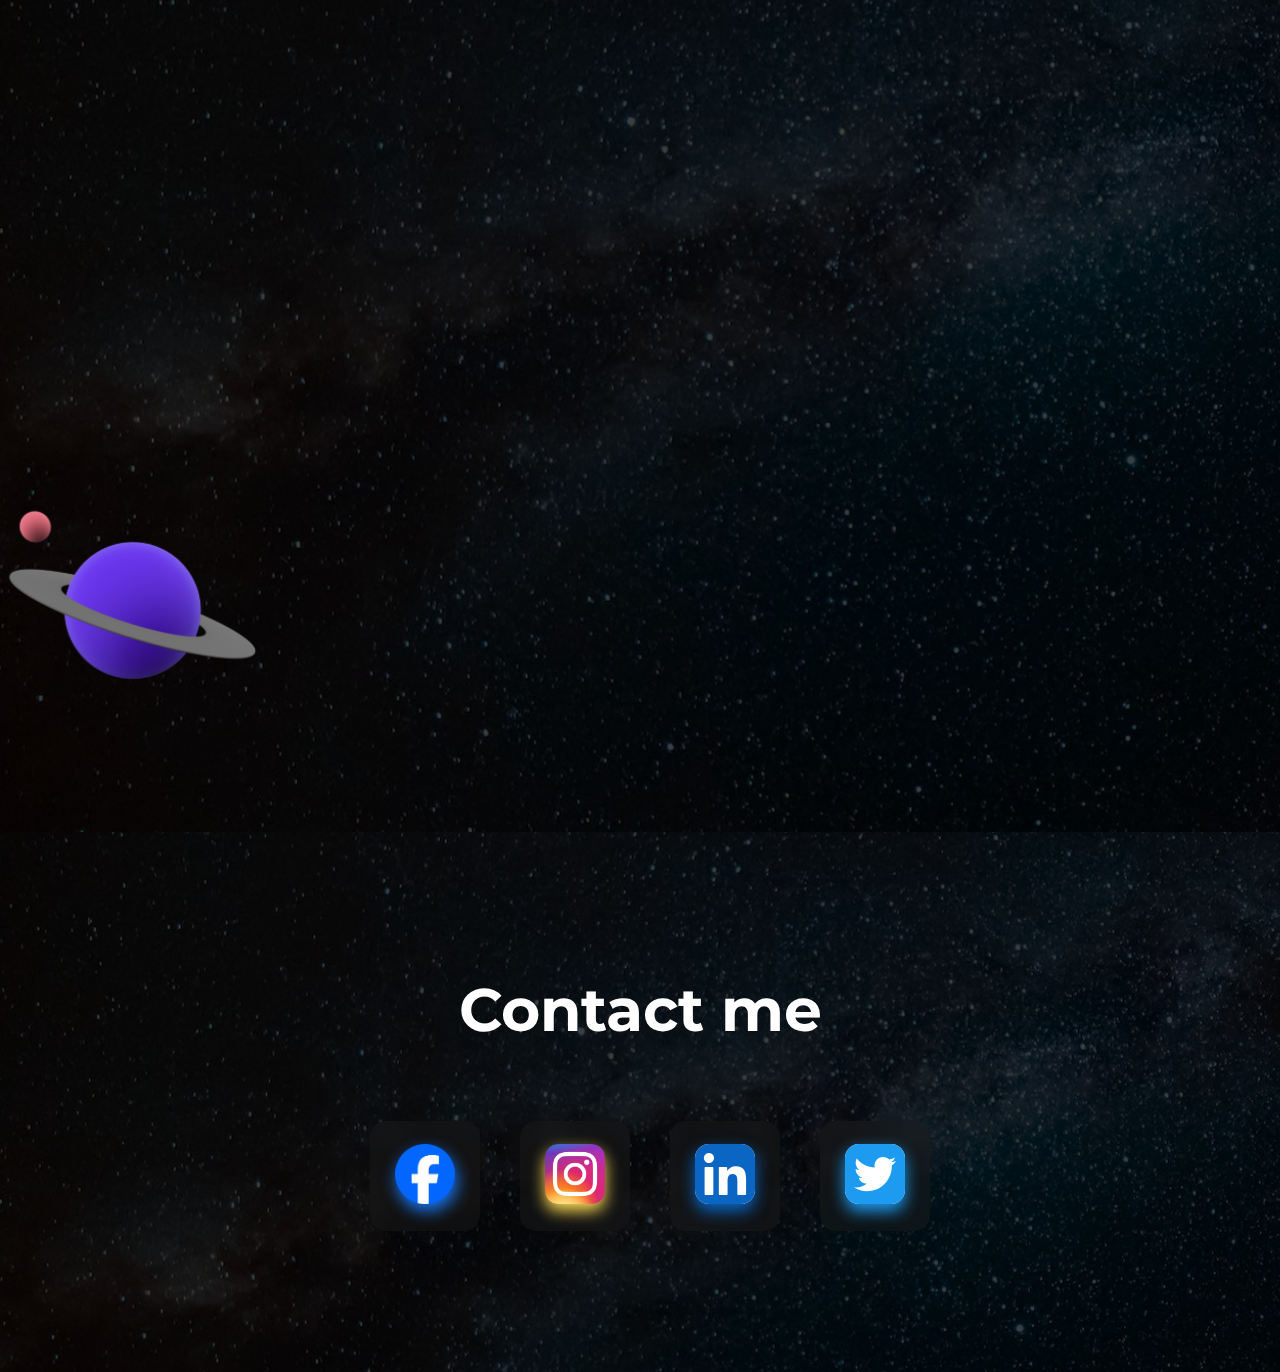
<file: Studiul Individual Nr.1/Studiu_Individual_Nr.1_Flex.html>
<!DOCTYPE html>
<html lang="en">
<head>
    <meta charset="UTF-8">
    <meta name="viewport" content="width=device-width, initial-scale=1.0">
    <link rel="stylesheet" href="Flex.css">
    <title>FlexBox</title>
</head>
<body>
    <header class="menu">
        <div class="container">
            <div class="navbar">
            <div class="logo-name">
                <h3 class="logo-hover fade-in-load">Tifani'sEditor</h3>
            </div>
            <div class="menu-list">
                <ul class="list">
                    <li><a href="#" class="nav-link slide-in-left">Main</a></li>
                    <li><a href="#" class="nav-link slide-in-left">About</a></li>
                    <li><a href="#" class="nav-link slide-in-left">Program</a></li>
                    <li><a href="#" class="nav-link slide-in-left">Price</a></li>
                    <li><a href="#" class="nav-link last slide-in-left">Contact</a></li>
                </ul>
            </div>
            <div class="socials-icons">
                <a href=""><img src="img/Vector.svg" alt="" class="social-icon first bounce-infinite"></a>
                <a href=""><img src="img/Vector (1).svg" alt="" class="social-icon bounce-infinite"></a>
                <a href=""><img src="img/Vector (2).svg" alt="" class="social-icon bounce-infinite"></a>
            </div>
        </div>

        <div class="main">
            <div class="title">
                <h2 class="heading typewriter-effect">
                    EDIT LIKE A PRO <br>
                    and make money
                </h2>
                <p class="text fade-in-delay">This is an intensive program want to master the skills of <br>
                     professional video editing and graphic design</p>

                     
            </div>

            <div class="button">
                <button class="btn-pulse glow-infinite">
                    <a href="">
                        Order
                    </a>
                </button>
            </div>

            <div class="arrow">
                <p>order from here</p>
                <img src="img/arrow.png" alt="arrow" class="arrow-bounce float-infinite">
            </div>
        </div>

        <div class="frames">
            <div class="frame1 frame-hover slide-up-load">
                <img src="img/premier.png" alt="" class="adobe">
                <p>Premiere Pro</p>
                <img src="img/x.png" alt="" class="x">
            </div>
            <div class="frame2 middle-frame frame-hover slide-up-load">
                <img src="img/photoshop.png" alt="" class="adobe">
                <p>Photoshop</p>
                <img src="img/x.png" alt="" class="x">
            </div>
            <div class="frame3 last-frame frame-hover slide-up-load">
                <img src="img/after.png" alt="" class="adobe">
                <p>After Effect</p>
                <img src="img/x.png" alt="" class="x">
            </div>
        </div>
        </div>
    </header>

    <section class="socials">
        <div class="container">
            <div class="main-text">
                <h2 class="slide-in-text">Who am i ?</h2>
                <p class="me fade-in-load">my nickname is Tifani Editor. I am a video editor,
                    <br> web developer, and web designer , i make quality
                    <br> videos , website , and make money from it</p>

                    <div class="media">
                        <div class="social-frame social-scale pulse-infinite">
                                <div class="social-paragraph">
                                    <img src="img/instagram.png" alt="">
                                    <p class="social-title">250.00+</p>
                                </div>
                                <p class="social-subtext">social media audience</p>
                        </div>
                        <div class="social-frame social-scale pulse-infinite">
                                <div class="social-paragraph">
                                    <img src="img/noto_camera.png" alt="">
                                    <p class="social-title">700+ videos</p>
                                </div>
                                <p class="social-subtext">edited by me</p>
                        </div>
                        <div class="social-frame social-scale pulse-infinite">
                                <div class="social-paragraph">
                                    <img src="img/fluent-emoji_eye.png" alt="" class="icon-rotate rotate-infinite"> 
                                    <p class="social-title">300.000+ views</p>
                                </div>
                                <p class="social-subtext">collected my videos</p>
                        </div>
                    </div>
            </div>
            <div class="right-image">
                <img src="img/whoami.png" alt="" class="image-float">
            </div>
        </div>
    </section>

    <section class="program">
        <div class="container">
            <div class="content">
                <h2 class="text-glow">what awaits you?</h2>
                <div class="white-blocks">
                    <div class="block block1 block-tilt fade-in-up">
                        <h3>
                            From whom?
                        </h3>
                        <img src="img/fotto_flex.png" alt="" class="img1">
                        <p class="p1">
                            is an intensive program designed 
                            <br> for  those who dream from <br>
                             mastering professional video <br>
                             editing  and graphic design skill
                        </p>
                    </div>
                    <div class="block block2 block-tilt fade-in-up">
                        <h3>
                            What it gives?
                        </h3>
                        <img src="img/fotto_flex.png" alt="" class="img2">
                        <p class="p2">
                            is an intensive program designed 
                            <br> for  those who dream from <br>
                             mastering professional video <br>
                             editing  and graphic design skill
                        </p>
                    </div>
                    <div class="block block3 block-tilt fade-in-up">
                        <h3>
                            Experience
                        </h3>
                        <img src="img/fotto_flex.png" alt="" class="img3">
                        <p class="p3">
                            is an intensive program designed 
                            <br> for  those who dream from <br>
                             mastering professional video <br>
                             editing  and graphic design skill
                        </p>
                    </div>
                </div>
            </div>
        </div>
    </section>

    <section class="price">
        <div class="container">
            <h2 class="price-title">
                Price
            </h2>

            <div class="images">
                <img src="img/planet.svg" alt="" class="block-img1 planet-rotate rotate-infinite">
                <img src="img/rocket2.png" alt="" class="block-img2 rocket-shake">
            </div>

            <div class="price-frames">
                <div class="price-frame price-frame1 price-card-hover stagger-load">
                    <div>
                    <h3 class="frame-title">
                        Standart
                    </h3>
                    <p class="frame-subtitle">
                        Special first packet
                    </p>
                    <hr>

                    <h3 class="frame-price">   
                        $300
                    </h3>

                    <ul class="block-list">
                        <li class="list-item-fade">
                            <img src="img/check.svg" alt=""> 
                            <p>15 video lecture</p>
                        </li>
                        <li class="list-item-fade">
                            <img src="img/check.svg" alt=""> 
                            <p>Access to a shared chat</p>
                        </li>
                        <li class="list-item-fade">
                            <img src="img/check.svg" alt=""> 
                            <p>Access to material for 3 months</p>
                        </li>
                        <li class="list-item-fade">
                            <img src="img/check.svg" alt=""> 
                            <p>Certificate completion</p>
                        </li>
                    </ul>
                </div>

                    <div class="button-buy">
                        <button class="buy btn-grow"><a href="">Buy Now</a></button>
                    </div>
                </div>

                <div class="price-frame price-frame2 price-card-hover stagger-load">
                    <div>
                    <h3 class="frame-title">
                        Advanced
                    </h3>
                    <p class="frame-subtitle">
                        Special second packet
                    </p>
                    <hr>

                    <h3 class="frame-price">
                        $500
                    </h3>

                    <ul class="block-list">
                        <li class="list-item-fade">
                            <img src="img/check.svg" alt=""> 
                            <p>15 video lecture</p>
                        </li>
                        <li class="list-item-fade">
                            <img src="img/check.svg" alt=""> 
                            <p>Access to a shared chat</p>
                        </li>
                        <li class="list-item-fade">
                            <img src="img/check.svg" alt=""> 
                            <p>Access to material for 3 months</p>
                        </li>
                        <li class="list-item-fade">
                            <img src="img/check.svg" alt=""> 
                            <p>Certificate completion</p>
                        </li>
                        <li class="list-item-fade">
                            <img src="img/check.svg" alt=""> 
                            <p>+2 videos on how to work with clients</p>
                        </li>
                    </ul>
                </div>
                    
                    <div class="button-buy">
                        <button class="buy btn-grow"><a href="">Buy Now</a></button>
                    </div>
                </div>

                <div class="price-frame price-frame3 price-card-hover stagger-load">
                    <div class="1">
                    <h3 class="frame-title">
                        Professional
                    </h3>
                    <p class="frame-subtitle">
                        Special third packet
                    </p>
                    <hr>

                    <h3 class="frame-price">
                        $1000
                    </h3>

                    <ul class="block-list">
                        <li class="list-item-fade">
                            <img src="img/check.svg" alt=""> 
                            <p>15 video lecture</p>
                        </li>
                        <li class="list-item-fade">
                            <img src="img/check.svg" alt=""> 
                            <p>Access to a shared chat</p>
                        </li>
                        <li class="list-item-fade">
                            <img src="img/check.svg" alt=""> 
                            <p>Access to material for 3 months</p>
                        </li>
                        <li class="list-item-fade">
                            <img src="img/check.svg" alt=""> 
                            <p>Certificate completion</p>
                        </li>
                        <li class="list-item-fade">
                            <img src="img/check.svg" alt=""> 
                            <p>+5 videos on how to work with clients</p>
                        </li>
                        <li class="list-item-fade">
                            <img src="img/check.svg" alt="">
                            <p>+1 personal call with me</p>
                        </li>
                    </ul>
                </div>

                    <div class="button-buy">
                        <button class="buy btn-grow"><a href="">Buy Now</a></button>
                    </div>
                </div>
            </div>
        </div>
    </section>

    <footer class="footer">
        <div class="container">
            <h2 class="footer-title">Contact me</h2>
            <div class="image-container">
                <div class="footer-images f-image1 footer-icon-hover wave-animation">
                   <a href=""><img src="img/facebook2.png" alt=""></a> 
                </div>
                <div class="footer-images f-image2 footer-icon-hover wave-animation">
                    <a href=""><img src="img/Instagram_icon.png" alt=""></a>
                </div>
                <div class="footer-images f-image3 footer-icon-hover wave-animation">
                    <a href=""><img src="img/linkedin.svg" alt=""></a>
                </div>
                <div class="footer-images f-image4 footer-icon-hover wave-animation">
                    <a href=""><img src="img/twitter.svg" alt=""></a>
                </div>
            </div>
        </div>
    </footer>
</body>
</html>
</file>
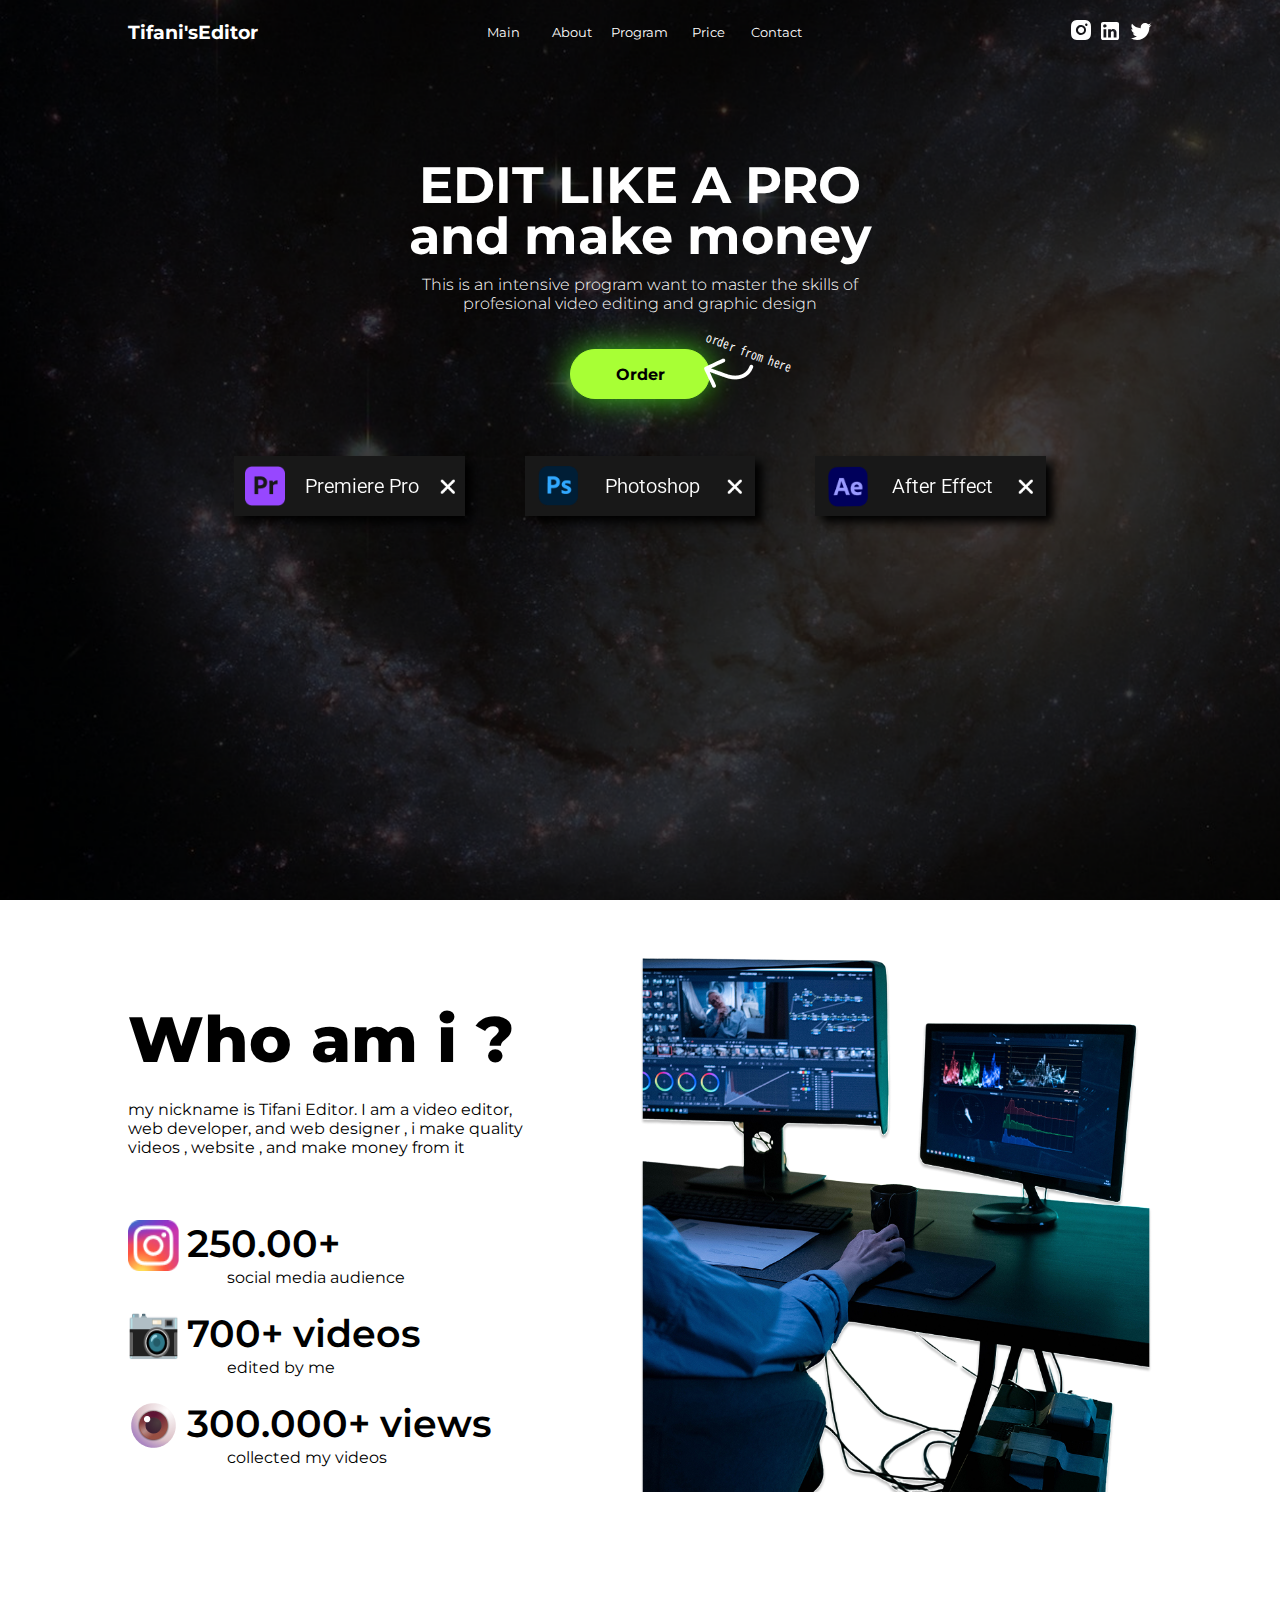
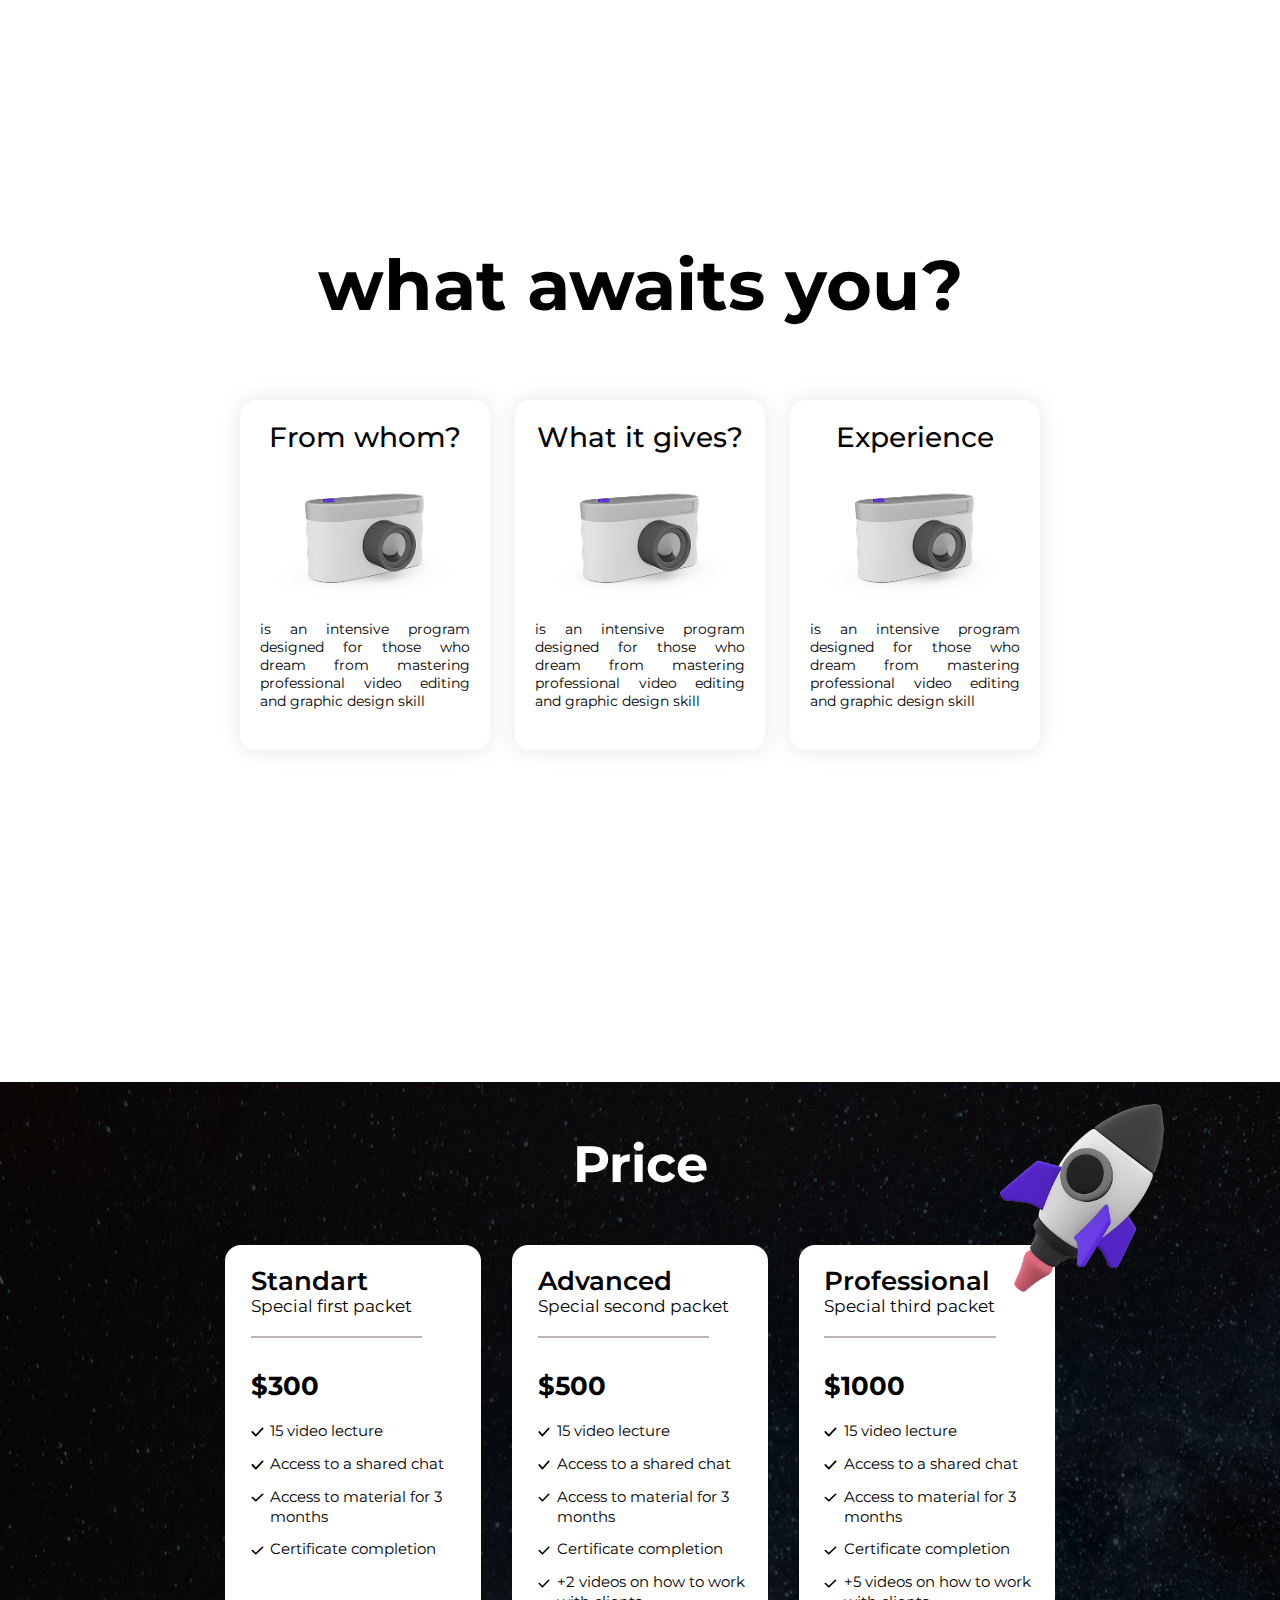
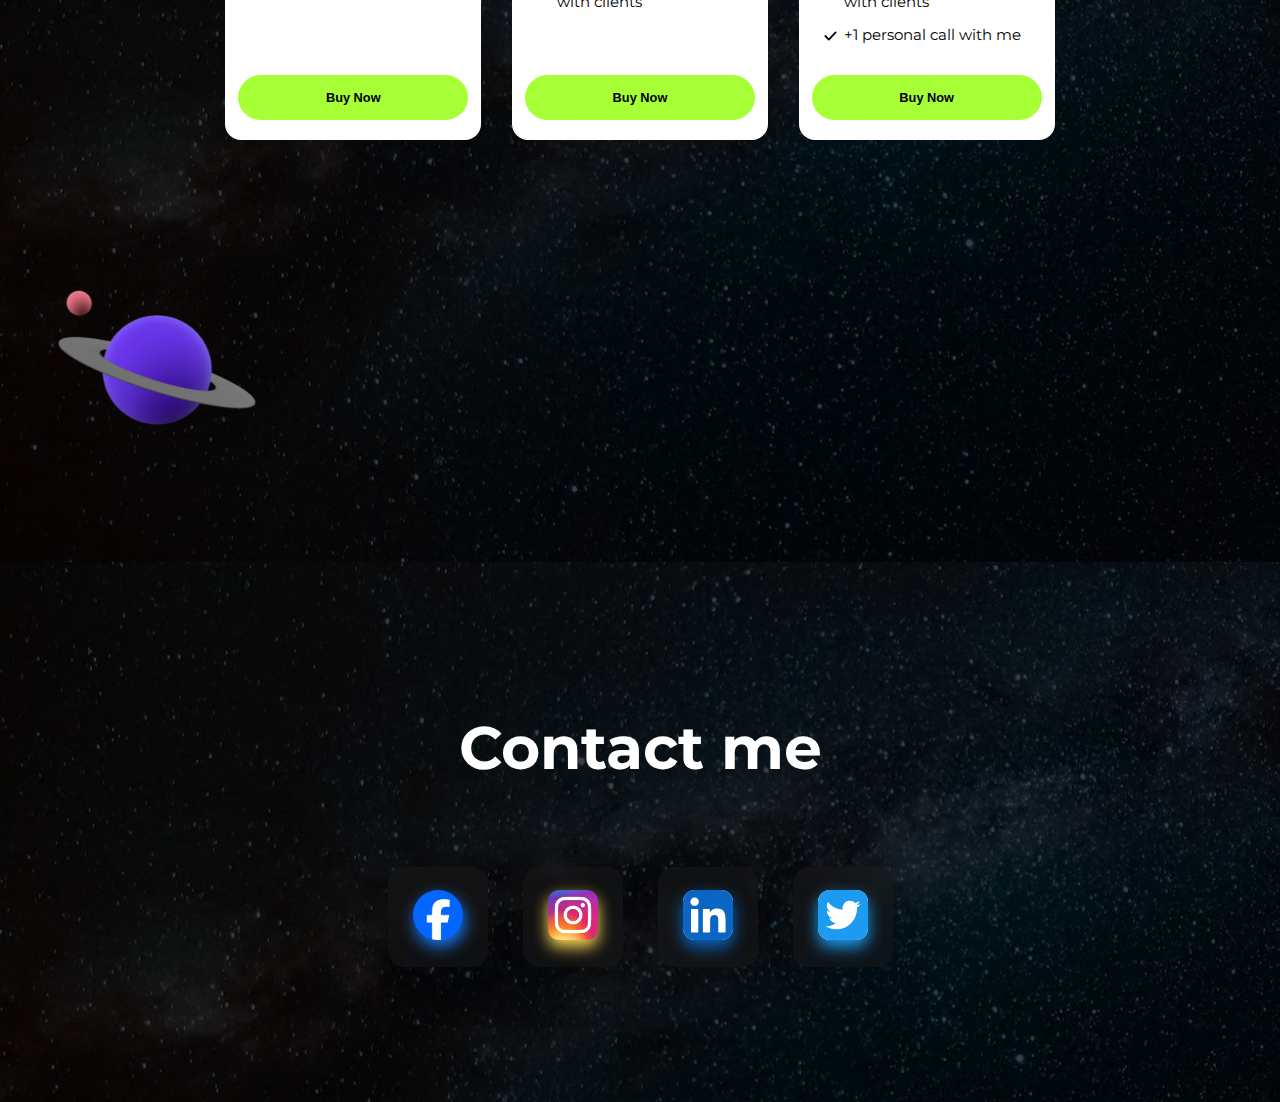
<file: Studiul Individual Nr.1/Studiu_Individual_Nr.1_Grid.html>
<!DOCTYPE html>
<html lang="en">
<head>
    <meta charset="UTF-8">
    <meta name="viewport" content="width=device-width, initial-scale=1.0">
    <link rel="stylesheet" href="Grid.css">
    <link rel="stylesheet" href="https://cdnjs.cloudflare.com/ajax/libs/font-awesome/5.15.4/css/all.min.css">
    <title>Grid</title>
</head>
<body>
    <header>
        <div class="container">
            <nav class="navbar">
                <div class="logo">
                    <h3>Tifani'sEditor</h3>
                </div>

                <div class="menu-list">
                    <ul class="list">
                        <li><a href="#">Main</a></li>
                        <li><a href="#">About</a></li>
                        <li><a href="#" class="prog">Program</a></li>
                        <li><a href="#">Price</a></li>
                        <li><a href="#">Contact</a></li>
                    </ul>
                </div>

                <div class="socials-icons">
                    <a href=""><img src="img/Vector.svg" alt="" class="first"></a>
                    <a href=""><img src="img/Vector (1).svg" alt=""></a>
                    <a href=""><img src="img/Vector (2).svg" alt=""></a>
                </div>
            </nav>

            <section class="section1">
                <div class="title">
                    <h2>
                        EDIT LIKE A PRO <br>
                        and make money
                    </h2>
                </div>

                <div class="subtitle">
                    <p>
                        This is an intensive program want to master the skills of <br>
                        profesional video editing and graphic design
                    </p>
                </div>

                    <div class="button">
                        <button>
                            <a href="">Order</a>
                        </button>
                    </div>
    
                    <div class="arrow">
                        <div class="arrow-text">
                            <p>
                                order from here
                            </p>
                        </div>
    
                        <div class="arrow-img">
                            <img src="img/arrow.png" alt="">
                        </div>
                    </div>

                    <div class="frames">
                        <div class="frame">
                            <img src="img/premier.png" alt="" class="adobe">
                            <p>Premiere Pro</p>
                            <img src="img/x.png" alt="" class="x">
                        </div>
                        <div class="frame">
                            <img src="img/photoshop.png" alt="" class="adobe">
                            <p>Photoshop</p>
                            <img src="img/x.png" alt="" class="x">
                        </div>
                        <div class="frame">
                            <img src="img/after.png" alt="" class="adobe">
                            <p>After Effect</p>
                            <img src="img/x.png" alt="" class="x">
                        </div>
                    </div>
            </section>
        </div>
    </header>

    <section class="section2">
        <div class="container">
            <div class="left">
                <div class="title">
                    <h3>Who am i ?</h3>
                </div>
                <div class="description">
                    <p>
                        my nickname is Tifani Editor. I am a video editor, <br>
                        web developer, and web designer , i make quality <br>
                         videos , website , and make money from it
                    </p>
                </div>
                <div class="instagram">
                    <img src="img/instagram.png" alt="" class="media-logo">
                    <p class="number">
                        250.00+
                    </p>
                    <p class="logo-subtitle">
                        social media audience
                    </p>
                </div>
                <div class="camera">
                    <img src="img/noto_camera.png" alt="" class="media-logo">
                    <p class="number">
                        700+ videos
                    </p>
                    <p class="logo-subtitle">
                        edited by me
                    </p>
                </div>
                <div class="eye">
                    <img src="img/fluent-emoji_eye.png" alt="" class="media-logo">
                    <p class="number">
                        300.000+ views
                    </p>
                    <p class="logo-subtitle">
                        collected my videos
                    </p>
                </div>
            </div>
            <div class="right">
                <img src="img/whoami.png" alt="">
            </div>
        </div>
    </section>

    <section class="section3">
        <div class="container">

            <div class="section-title">
                <h3>
                    what awaits you?
                </h3>
            </div>

            <div class="block block1">
                <h3>
                    From whom?
                </h3>
                <img src="img/fotto_flex.png" alt="" class="img1">
                <p class="p1">
                    is an intensive program designed 
                    for  those who dream from
                     mastering professional video
                     editing  and graphic design skill
                </p>
            </div>
            <div class="block block2">
                <h3>
                    What it gives?
                </h3>
                <img src="img/fotto_flex.png" alt="" class="img2">
                <p class="p2">
                    is an intensive program designed 
                    for  those who dream from
                     mastering professional video
                     editing  and graphic design skill
                </p>
            </div>
            <div class="block block3">
                <h3>
                    Experience
                </h3>
                <img src="img/fotto_flex.png" alt="" class="img3">
                <p class="p3">
                    is an intensive program designed 
                    for  those who dream from
                     mastering professional video
                     editing  and graphic design skill
                </p>
            </div>
        </div>
    </section>
    
    <section class="section4">
        <div class="container">
            <h2 class="price-title">
                Price
            </h2>

            <div class="images">
                <img src="img/planet.svg" alt="" class="block-img1">
                <img src="img/rocket2.png" alt="" class="block-img2">
            </div>

            <div class="price-frames">
                <div class="price-frame price-frame1">
                    <div>
                    <h3 class="frame-title">
                        Standart
                    </h3>
                    <p class="frame-subtitle">
                        Special first packet
                    </p>
                    <hr>

                    <h3 class="frame-price">   
                        $300
                    </h3>

                    <ul class="block-list">
                        <li>
                            <img src="img/check.svg" alt=""> 
                            <p>15 video lecture</p>
                        </li>
                        <li>
                            <img src="img/check.svg" alt=""> 
                            <p>Access to a shared chat</p>
                        </li>
                        <li>
                            <img src="img/check.svg" alt=""> 
                            <p>Access to material for 3 months</p>
                        </li>
                        <li>
                            <img src="img/check.svg" alt=""> 
                            <p>Certificate completion</p>
                        </li>
                    </ul>
                </div>

                    <div class="button-buy">
                        <button class="buy"><a href="">Buy Now</a></button>
                    </div>
                </div>

                <div class="price-frame price-frame2">
                    <div>
                    <h3 class="frame-title">
                        Advanced
                    </h3>
                    <p class="frame-subtitle">
                        Special second packet
                    </p>
                    <hr>

                    <h3 class="frame-price">
                        $500
                    </h3>

                    <ul class="block-list">
                        <li>
                            <img src="img/check.svg" alt=""> 
                            <p>15 video lecture</p>
                        </li>
                        <li>
                            <img src="img/check.svg" alt=""> 
                            <p>Access to a shared chat</p>
                        </li>
                        <li>
                            <img src="img/check.svg" alt=""> 
                            <p>Access to material for 3 months</p>
                        </li>
                        <li>
                            <img src="img/check.svg" alt=""> 
                            <p>Certificate completion</p>
                        </li>
                        <li>
                            <img src="img/check.svg" alt=""> 
                            <p>+2 videos on how to work with clients</p>
                        </li>
                    </ul>
                </div>
                    
                    <div class="button-buy">
                        <button class="buy"><a href="">Buy Now</a></button>
                    </div>
                </div>

                <div class="price-frame price-frame3">
                    <div class="1">
                    <h3 class="frame-title">
                        Professional
                    </h3>
                    <p class="frame-subtitle">
                        Special third packet
                    </p>
                    <hr>

                    <h3 class="frame-price">
                        $1000
                    </h3>

                    <ul class="block-list">
                        <li>
                            <img src="img/check.svg" alt=""> 
                            <p>15 video lecture</p>
                        </li>
                        <li>
                            <img src="img/check.svg" alt=""> 
                            <p>Access to a shared chat</p>
                        </li>
                        <li>
                            <img src="img/check.svg" alt=""> 
                            <p>Access to material for 3 months</p>
                        </li>
                        <li>
                            <img src="img/check.svg" alt=""> 
                            <p>Certificate completion</p>
                        </li>
                        <li>
                            <img src="img/check.svg" alt=""> 
                            <p>+5 videos on how to work with clients</p>
                        </li>
                        <li>
                            <img src="img/check.svg" alt="">
                            <p>+1 personal call with me</p>
                        </li>
                    </ul>
                </div>

                    <div class="button-buy">
                        <button class="buy"><a href="">Buy Now</a></button>
                    </div>
                </div>
            </div>
        </div>
    </section>

    <footer class="footer">
        <div class="container">
            <div class="contact">
                <h2>
                    Contact me
                </h2>
            </div>

            <div class="contacts">
                <div class="footer-images f-image1">
                    <a href=""><img src="img/facebook2.png" alt=""></a> 
                 </div>
                 <div class="footer-images f-image2">
                     <a href=""><img src="img/Instagram_icon.png" alt=""></a>
                 </div>
                 <div class="footer-images f-image3">
                     <a href=""><img src="img/linkedin.svg" alt=""></a>
                 </div>
                 <div class="footer-images f-image4">
                     <a href=""><img src="img/twitter.svg" alt=""></a>
                 </div>
            </div>
        </div>
    </footer>
</body>
</html>
</file>
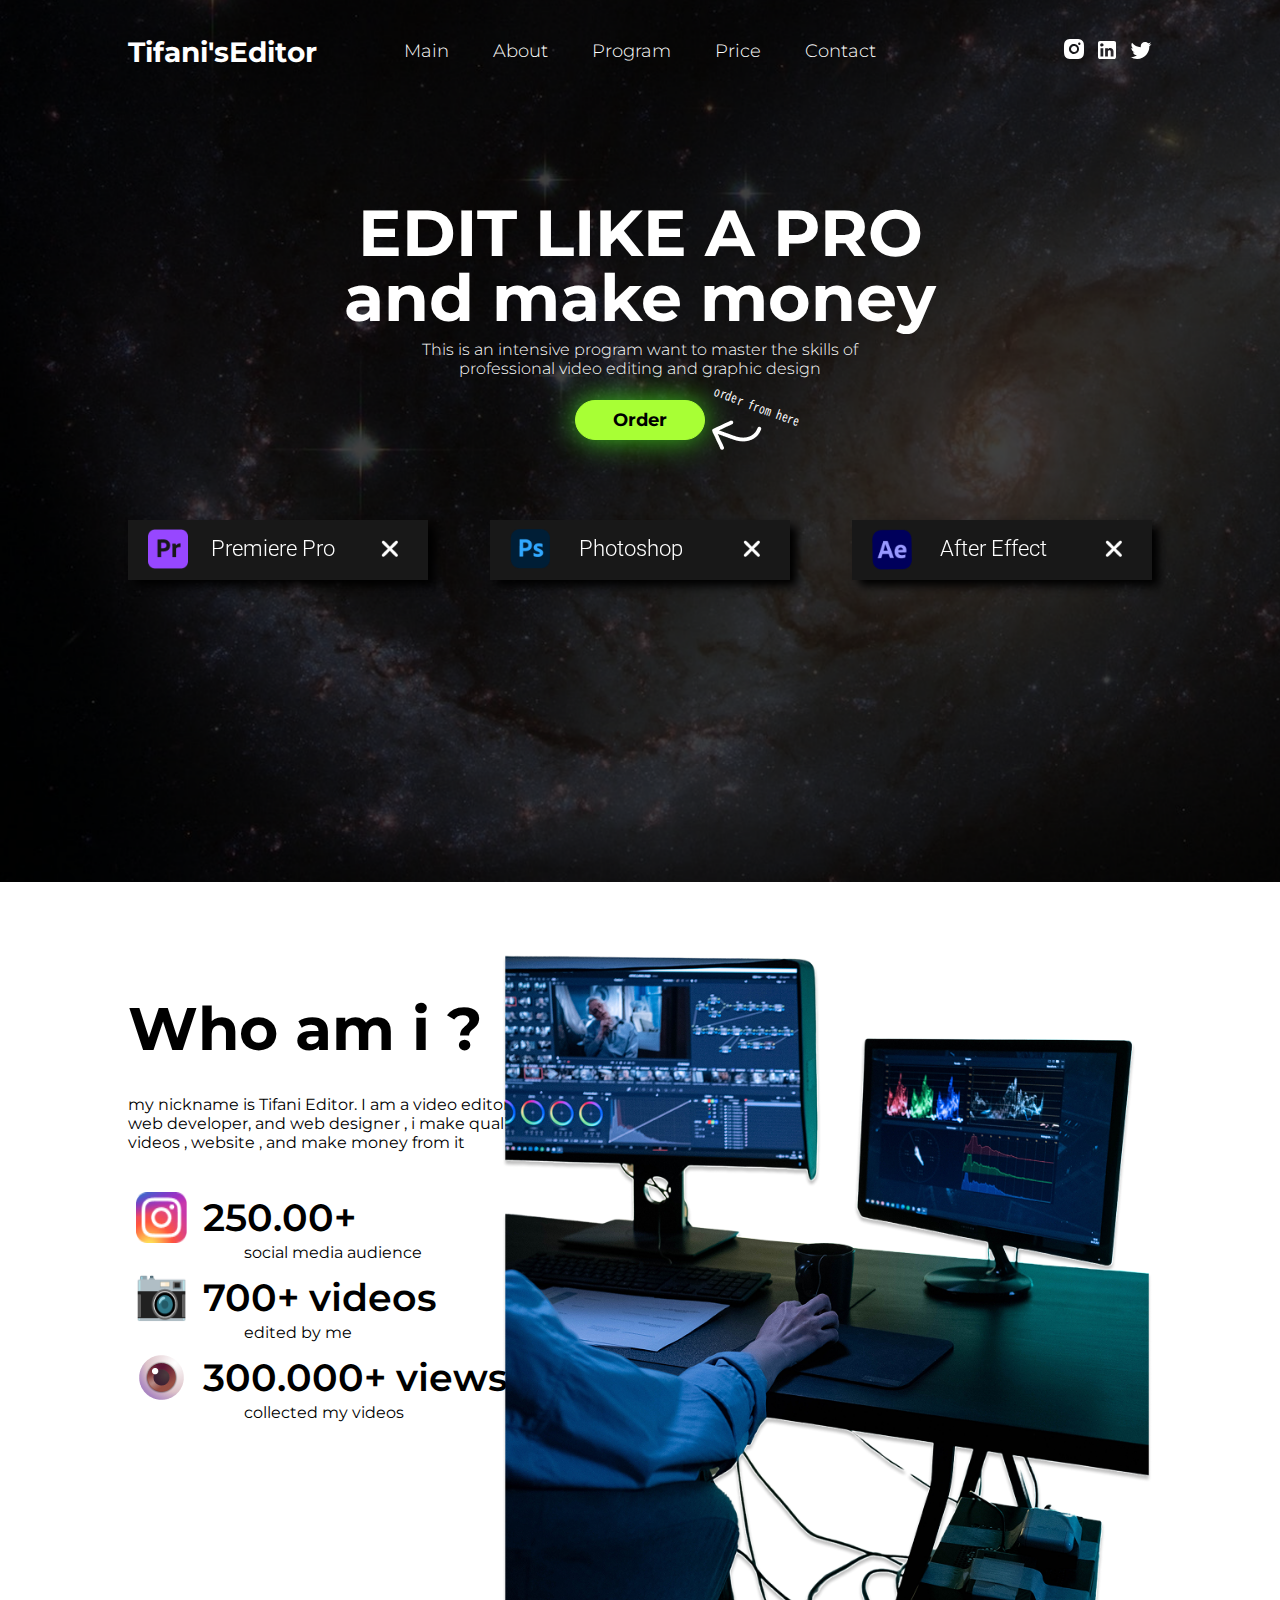
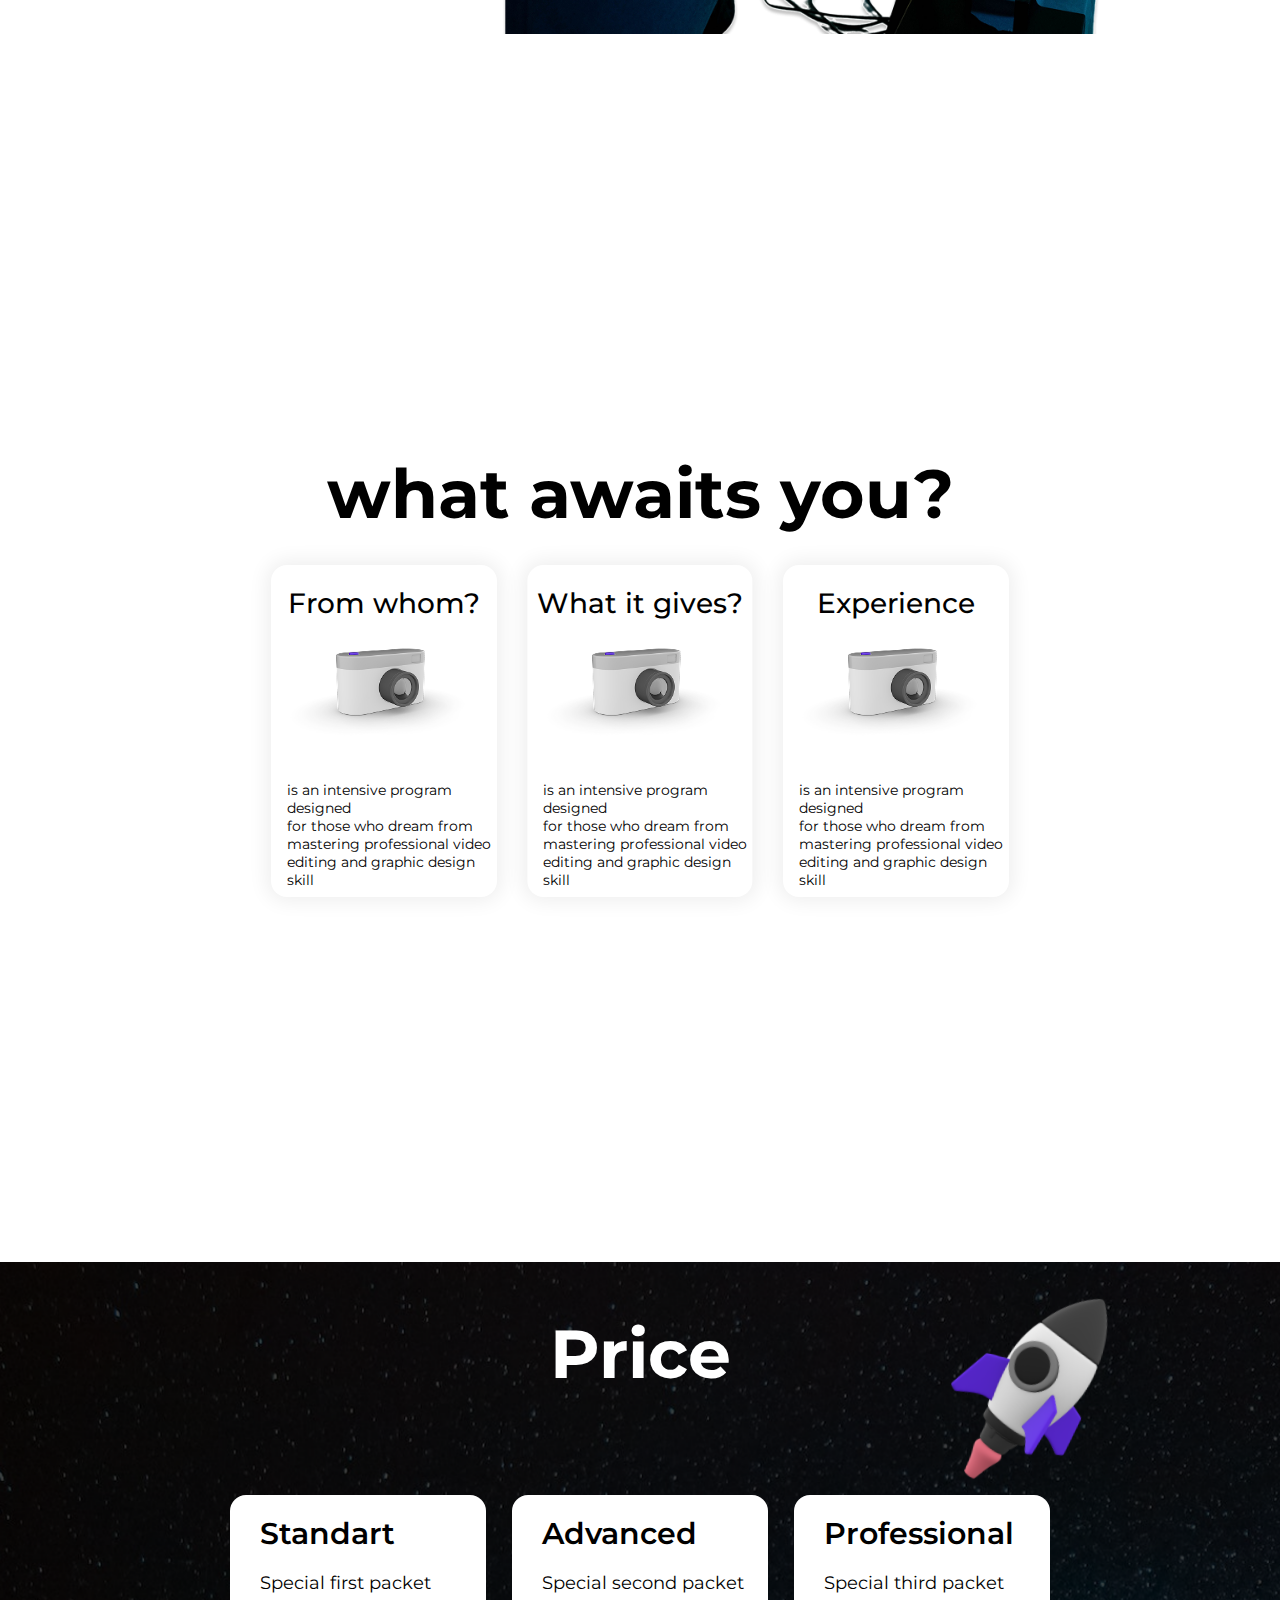
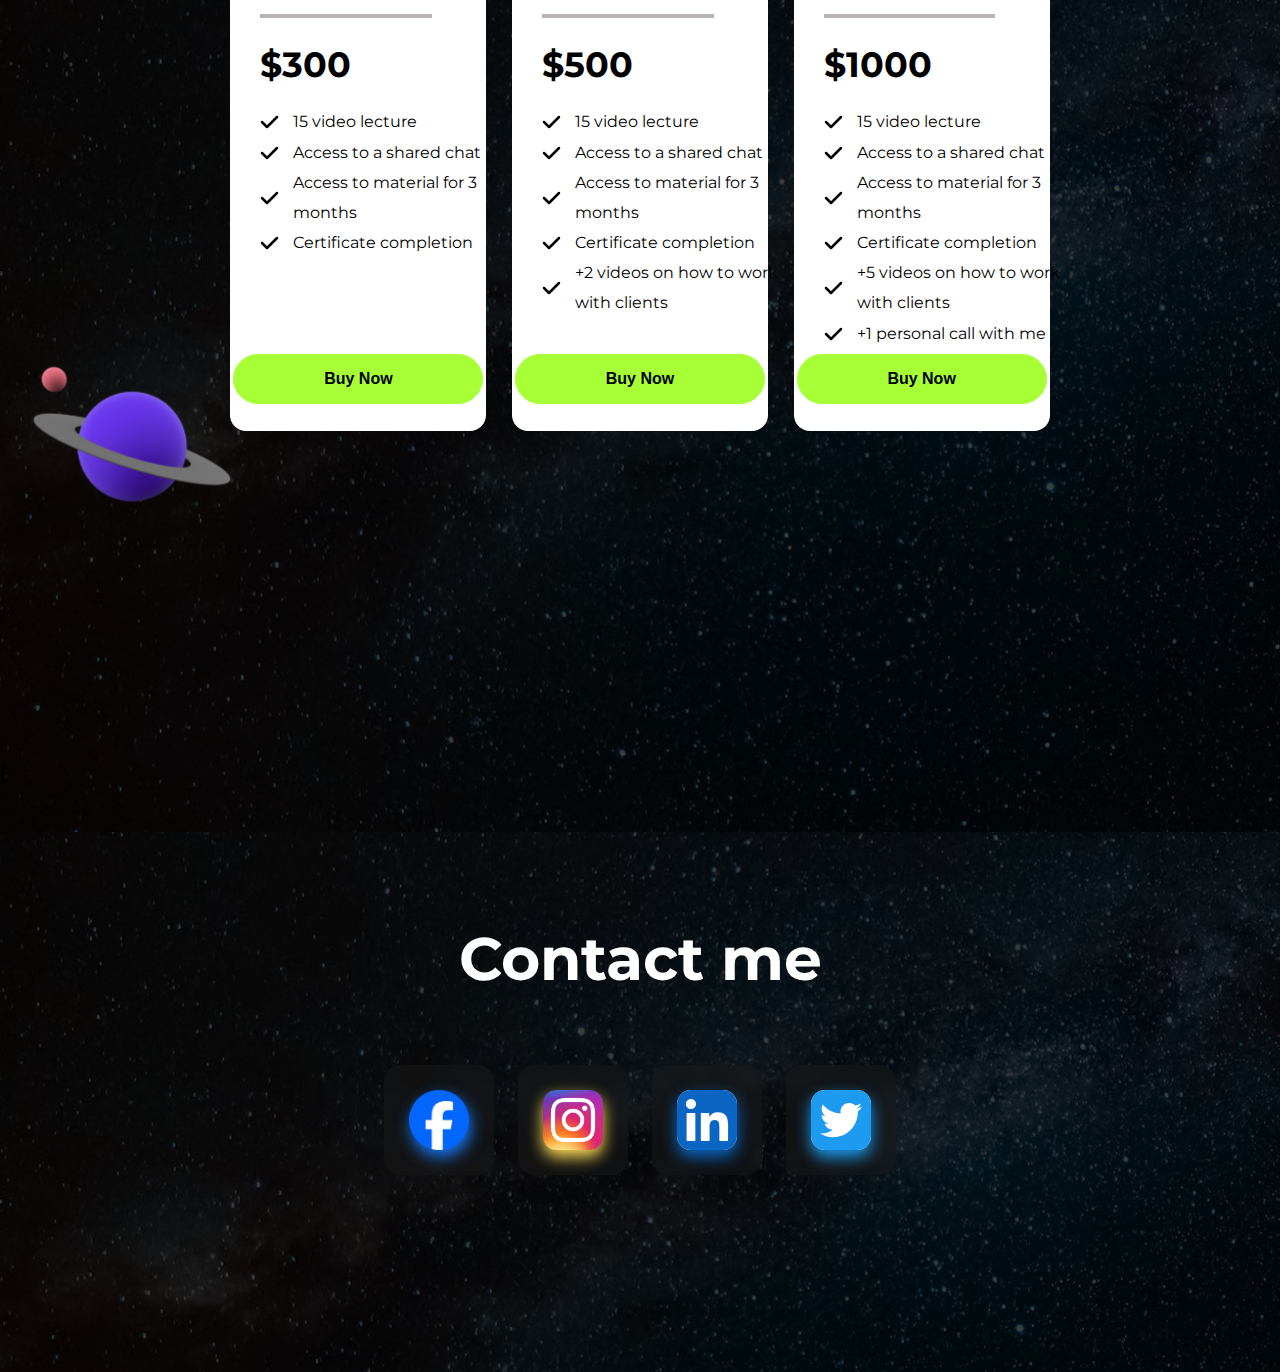
<file: Studiul Individual Nr.1/Studiu_Individual_Nr.1_Inline.html>
<!DOCTYPE html>
<html lang="en">
<head>
    <meta charset="UTF-8">
    <meta name="viewport" content="width=device-width, initial-scale=1.0">
    <link rel="stylesheet" href="Inline.css">
    <title>Inline Block</title>
</head>
<body>
    <header class="menu">
        <div class="container">
            <div class="navbar">
            <div class="logo-name">
                <h3>Tifani'sEditor</h3>
            </div>
            <div class="menu-list">
                <ul class="list">
                    <li><a href="#">Main</a></li>
                    <li><a href="#">About</a></li>
                    <li><a href="#">Program</a></li>
                    <li><a href="#">Price</a></li>
                    <li><a href="#" class="last">Contact</a></li>
                </ul>
            </div>
            <div class="socials-icons">
                <a href=""><img src="img/Vector.svg" alt="" class="first"></a>
                <a href=""><img src="img/Vector (1).svg" alt=""></a>
                <a href=""><img src="img/Vector (2).svg" alt=""></a>
            </div>
        </div>

        <div class="main">
            <div class="title">
                <h2 class="heading">
                    EDIT LIKE A PRO <br>
                    and make money
                </h2>
                <p class="text">This is an intensive program want to master the skills of <br>
                     professional video editing and graphic design</p>
            </div>

            <div class="button">
                <button>
                    <a href="">
                        Order
                    </a>
                </button>
            </div>

            <div class="arrow">
                <p>order from here</p>
                <img src="img/arrow.png" alt="arrow">
            </div>
        </div>

        <div class="frames">
            <div class="frame1">
                <img src="img/premier.png" alt="" class="adobe">
                <p>Premiere Pro</p>
                <img src="img/x.png" alt="" class="x">
            </div>
            <div class="frame2 middle-frame">
                <img src="img/photoshop.png" alt="" class="adobe">
                <p>Photoshop</p>
                <img src="img/x.png" alt="" class="x">
            </div>
            <div class="frame3 last-frame">
                <img src="img/after.png" alt="" class="adobe">
                <p>After Effect</p>
                <img src="img/x.png" alt="" class="x">
            </div>
        </div>
        </div>
    </header>

    <section class="socials">
        <div class="container">
            <div class="main-text">
                <h2>Who am i ?</h2>
                <p class="me">my nickname is Tifani Editor. I am a video editor,
                    <br> web developer, and web designer , i make quality
                    <br> videos , website , and make money from it</p>

                    <div class="media">
                        <div class="social-frame">
                            <img src="img/instagram.png" alt="">
                            <p class="social-title">250.00+</p>
                            <p class="social-subtext">social media audience</p>
                        </div>
                        <div class="social-frame">
                            <img src="img/noto_camera.png" alt="">
                            <p class="social-title">700+ videos</p>
                            <p class="social-subtext">edited by me</p>
                        </div>
                        <div class="social-frame">
                            <img src="img/fluent-emoji_eye.png" alt="">
                            <p class="social-title">300.000+ views</p>
                            <p class="social-subtext">collected my videos</p>
                        </div>
                    </div>
            </div>
            <div class="right-image">
                <img src="img/whoami.png" alt="">
            </div>
        </div>
    </section>

    <section class="program">
        <div class="container">
            <div class="content">
                <h2>what awaits you?</h2>
                <div class="white-blocks">
                    <div class="block block1">
                        <h3>
                            From whom?
                        </h3>
                        <img src="img/Vectary texture.png" alt="" class="img1">
                        <p class="p1">
                            is an intensive program designed 
                            <br> for  those who dream from <br>
                             mastering professional video <br>
                             editing  and graphic design skill
                        </p>
                    </div>
                    <div class="block block2">
                        <h3>
                            What it gives?
                        </h3>
                        <img src="img/Vectary texture.png" alt="" class="img2">
                        <p class="p2">
                            is an intensive program designed 
                            <br> for  those who dream from <br>
                             mastering professional video <br>
                             editing  and graphic design skill
                        </p>
                    </div>
                    <div class="block block3">
                        <h3>
                            Experience
                        </h3>
                        <img src="img/Vectary texture.png" alt="" class="img3">
                        <p class="p3">
                            is an intensive program designed 
                            <br> for  those who dream from <br>
                             mastering professional video <br>
                             editing  and graphic design skill
                        </p>
                    </div>
                </div>
            </div>
        </div>
    </section>

    <section class="price">
        <div class="container">
            <h2>
                Price
            </h2>

            <div class="images">
                <img src="img/planet.svg" alt="" class="img1">
                <img src="img/rocket.svg" alt="" class="block-img2">
            </div>

            <div class="price-frames">
                <div class="price-frame price-frame1">
                    <h3 class="frame-title">
                        Standart
                    </h3>
                    <p class="frame-subtitle">
                        Special first packet
                    </p>
                    <hr>

                    <h3 class="frame-price">   
                        $300
                    </h3>

                    <ul class="block-list">
                        <li>
                            <img src="img/check.svg" alt=""> 
                            <p>15 video lecture</p>
                        </li>
                        <li>
                            <img src="img/check.svg" alt=""> 
                            <p>Access to a shared chat</p>
                        </li>
                        <li>
                            <img src="img/check.svg" alt=""> 
                            <p>Access to material for 3  <br> months</p>
                        </li>
                        <li>
                            <img src="img/check.svg" alt=""> 
                            <p>Certificate completion</p>
                        </li>
                    </ul>

                    <button class="buy"><a href="">Buy Now</a></button>
                </div>

                <div class="price-frame price-frame2">
                    <h3 class="frame-title">
                        Advanced
                    </h3>
                    <p class="frame-subtitle">
                        Special second packet
                    </p>
                    <hr>

                    <h3 class="frame-price">
                        $500
                    </h3>

                    <ul class="block-list">
                        <li>
                            <img src="img/check.svg" alt=""> 
                            <p>15 video lecture</p>
                        </li>
                        <li>
                            <img src="img/check.svg" alt=""> 
                            <p>Access to a shared chat</p>
                        </li>
                        <li>
                            <img src="img/check.svg" alt=""> 
                            <p>Access to material for 3 <br> months</p>
                        </li>
                        <li>
                            <img src="img/check.svg" alt=""> 
                            <p>Certificate completion</p>
                        </li>
                        <li>
                            <img src="img/check.svg" alt=""> 
                            <p>+2 videos on how to work <br>
                                 with clients</p>
                        </li>
                    </ul>

                    <button class="buy"><a href="">Buy Now</a></button>
                </div>

                <div class="price-frame price-frame3">
                    <h3 class="frame-title">
                        Professional
                    </h3>
                    <p class="frame-subtitle">
                        Special third packet
                    </p>
                    <hr>

                    <h3 class="frame-price">
                        $1000
                    </h3>

                    <ul class="block-list">
                        <li>
                            <img src="img/check.svg" alt=""> 
                            <p>15 video lecture</p>
                        </li>
                        <li>
                            <img src="img/check.svg" alt=""> 
                            <p>Access to a shared chat</p>
                        </li>
                        <li>
                            <img src="img/check.svg" alt=""> 
                            <p>Access to material for 3 
                                <br> months</p>
                        </li>
                        <li>
                            <img src="img/check.svg" alt=""> 
                            <p>Certificate completion</p>
                        </li>
                        <li>
                            <img src="img/check.svg" alt=""> 
                            <p>+5 videos on how to work <br>
                                 with clients</p>
                        </li>
                        <li>
                            <img src="img/check.svg" alt="">
                            <p>+1 personal call with me</p>
                        </li>
                    </ul>

                    <button class="buy"><a href="">Buy Now</a></button>
                </div>
            </div>
        </div>
    </section>

    <footer class="footer">
        <div class="container">
            <h2>Contact me</h2>
            <div class="image-container">
                <div class="footer-images f-image1">
                   <a href=""><img src="img/facebook2.png" alt=""></a> 
                </div>
                <div class="footer-images f-image2">
                    <a href=""><img src="img/Instagram_icon.png" alt=""></a>
                </div>
                <div class="footer-images f-image3">
                    <a href=""><img src="img/linkedin.svg" alt=""></a>
                </div>
                <div class="footer-images f-image4">
                    <a href=""><img src="img/twitter.svg" alt=""></a>
                </div>
            </div>
        </div>
    </footer>
</body>
</html>
</file>
<file: Exemplu Bule pe canvas (evenimente cursor)-20251113/style.css>
body {
    margin: 0;
    overflow: hidden;
    background: linear-gradient(135deg, #667eea 0%, #764ba2 100%);
    font-family: 'Arial', sans-serif;
}

#controls {
    position: absolute;
    top: 20px;
    left: 20px;
    background: rgba(255, 255, 255, 0.95);
    padding: 20px;
    border-radius: 20px;
    backdrop-filter: blur(10px);
    border: 1px solid rgba(255, 255, 255, 0.3);
    box-shadow: 0 15px 35px rgba(0, 0, 0, 0.1);
    z-index: 100;
}

.control-group {
    margin: 15px 0;
    display: flex;
    flex-direction: column;
    align-items: flex-start;
}

label {
    color: #5d5d5d;
    margin-bottom: 8px;
    font-size: 12px;
    text-transform: uppercase;
    letter-spacing: 1px;
    font-weight: bold;
}

input, select {
    margin: 5px 0;
    padding: 10px 15px;
    background: rgba(255, 255, 255, 0.9);
    color: #333;
    border: 2px solid #e0e0e0;
    border-radius: 12px;
    width: 160px;
    transition: all 0.3s ease;
    font-size: 14px;
}

input:focus, select:focus {
    outline: none;
    border-color: #667eea;
    box-shadow: 0 0 20px rgba(102, 126, 234, 0.3);
    transform: translateY(-2px);
}

input[type="color"] {
    height: 45px;
    cursor: pointer;
    border: 2px solid #e0e0e0;
}

input[type="range"] {
    accent-color: #667eea;
    height: 6px;
}

input[type="checkbox"] {
    width: 22px;
    height: 22px;
    accent-color: #667eea;
}

#canvas {
    display: block;
    cursor: crosshair;
}
</file>
<file: Lab10/style.css>
body {
    margin: 0;
    padding: 0;
    display: flex;
    justify-content: center;
    align-items: center;
    height: 100vh;
    background: linear-gradient(to bottom, #87CEEB, #1E90FF);
    font-family: 'Arial', sans-serif;
    overflow: hidden;
}

#game-container {
    position: relative;
    width: 1200px;
    height: 700px;
    box-shadow: 0 0 20px rgba(0, 0, 0, 0.5);
    border-radius: 10px;
    overflow: hidden;
}

canvas {
    display: block;
    background: linear-gradient(to bottom, #6B8C42, #8FBC8F);
}

#score {
    position: absolute;
    top: 20px;
    left: 20px;
    font-size: 24px;
    color: white;
    text-shadow: 2px 2px 4px rgba(0, 0, 0, 0.5);
    background-color: rgba(0, 0, 0, 0.5);
    padding: 10px 15px;
    border-radius: 10px;
}

#lives {
    position: absolute;
    top: 20px;
    right: 20px;
    font-size: 24px;
    color: white;
    text-shadow: 2px 2px 4px rgba(0, 0, 0, 0.5);
    background-color: rgba(0, 0, 0, 0.5);
    padding: 10px 15px;
    border-radius: 10px;
}

#instructions {
    position: absolute;
    bottom: 20px;
    left: 20px;
    font-size: 18px;
    color: white;
    text-shadow: 2px 2px 4px rgba(0, 0, 0, 0.5);
    background-color: rgba(0, 0, 0, 0.5);
    padding: 10px 15px;
    border-radius: 10px;
    max-width: 400px;
}

#game-over, #level-complete {
    position: absolute;
    top: 50%;
    left: 50%;
    transform: translate(-50%, -50%);
    background-color: rgba(0, 0, 0, 0.8);
    color: white;
    padding: 30px;
    border-radius: 15px;
    text-align: center;
    display: none;
    z-index: 10;
}

button {
    background-color: #E52521;
    color: white;
    border: none;
    padding: 10px 20px;
    font-size: 18px;
    border-radius: 5px;
    cursor: pointer;
    margin-top: 15px;
}

button:hover {
    background-color: #FF4500;
}
</file>
<file: Lab6/style.css>
*{
    margin: 0px;
    padding: 0px;
    box-sizing: border-box;
}

html{
    height: 100%;
}

body{
    background-color: aqua;
    width: 100vw;
    height: 100vh;
}

canvas{
    border: 1px solid black;
    display: block;
    width: 100%;
    height: 100%;
    image-rendering: pixelated;
}
</file>
<file: Studiul Individual 2/style.css>
* {
    margin: 0;
    padding: 0;
    box-sizing: border-box;
}

body {
    font-family: 'Arial', sans-serif;
    background: linear-gradient(135deg, #1a2a6c, #b21f1f, #fdbb2d);
    color: white;
    min-height: 100vh;
    display: flex;
    justify-content: center;
    align-items: center;
    overflow: hidden;
}

.container {
    text-align: center;
    width: 100%;
    max-width: 1920px;
}

h1 {
    font-size: 3rem;
    margin-bottom: 20px;
    text-shadow: 2px 2px 4px rgba(0, 0, 0, 0.5);
}

.controls {
    margin-bottom: 20px;
}

.btn {
    background-color: #ff6b35;
    color: white;
    border: none;
    padding: 12px 24px;
    margin: 0 10px;
    font-size: 1.2rem;
    border-radius: 50px;
    cursor: pointer;
    transition: all 0.3s ease;
    box-shadow: 0 4px 8px rgba(0, 0, 0, 0.3);
}

.btn:hover {
    background-color: #ff8c5a;
    transform: translateY(-2px);
    box-shadow: 0 6px 12px rgba(0, 0, 0, 0.4);
}

.btn:active {
    transform: translateY(1px);
}

.animation-container {
    width: 100%;
    height: 600px;
    background-color: rgba(0, 0, 0, 0.3);
    border-radius: 10px;
    overflow: hidden;
    box-shadow: 0 10px 30px rgba(0, 0, 0, 0.5);
}

#animationCanvas {
    width: 100%;
    height: 100%;
    display: block;
}
</file>
<file: animation1.css>
@import url('https://fonts.googleapis.com/css2?family=Montserrat:ital,wght@0,100..900;1,100..900&display=swap');

*{
    margin: 0;
    padding: 0;
    box-sizing: border-box;
}

h1 {
    font-family: Montserrat;
    padding: 30px;
    display: flex;
    justify-content: center;
}

#triangle-topright {
      width: 0;
      height: 0;
      border-top: 100px solid red;
      border-left: 100px solid transparent;
      position: relative;
      animation-name: triangle;
      animation-duration: 5s;
      animation-iteration-count: infinite;
    }

@keyframes triangle {
    0% {
        border-top-color: pink;
        top: 0px;
        left: 0px;
    }

    25% {
        border-top: 200px solid blue;
        border-left: 200px solid transparent;
        top: 0px;
        left: 250px;
    }

    50% {
        border-top-color: cadetblue;
        border-left: 300px solid transparent;
        top: 250px;
        left: 250px;
    }

    75% {
        border-top: 200px solid green;
        top: 250px;
        left: 0px;
    }

    100% {
        border-top-color: violet;
        top: 0;
        left: 0px;
    }
}
</file>
<file: style1.css>
@import url('https://fonts.googleapis.com/css2?family=Montserrat:ital,wght@0,100..900;1,100..900&display=swap');

*{
    margin: 0;
    padding: 0;
    box-sizing: border-box;
}

body{
    background-color: black;
}

.container{
    width: 100%;
    height: auto;
    background-color: white;
}

.heading{
    height: 30px;
    background-color: #717170;
    padding: 0px 20px;
    display: flex;
    justify-content: space-between;
    align-items: center;
    gap: 20px;
}

.heading div{
    font-family: Montserrat;
    display: flex;
    align-items: center;
    gap: 20px;
}

.heading h4{
    font-weight: 500;
    font-size: 12px;
    color: white;
}

.heading a{
    font-size: 12px;
    color: white;
    text-decoration: underline;
}

.user{
    width: 1%;
}

.tabs{
    height: 80px;
    background-color: white;
    padding: 20px;
    display: flex;
    justify-content: space-between;
    gap: 20px;
    font-family: Montserrat;
    font-weight: 400;
}

.links{
    display: flex;
    align-items: center;
    gap: 20px;
}

.links a{
    text-decoration: none;
    color: #060707;
    font-size: 18px;
}

.links a:hover{
    color: #717170;
    transition: 0.3s;
}

.links img{
    width: 20px;
}

.logo img{
    width: 90px;
}

.content{
    width: 100%;
    height: auto;
    padding: 20px;
    font-family: Montserrat;
    font-weight: 400;
    font-size: 18px;
    color: #060707;
    line-height: 1.6;
    display: flex;
    justify-content: space-around;
}

.big-img img{
    width: 550px;
    border-radius: 10px;
}

.small-img{
    display: flex;
    justify-content: center;
    gap: 15px;
}

.small-img img{
    width: 40px;
    
}

body {
      font-family: 'Montserrat', sans-serif;
      background: #fff;
      color: #222;
    }

    .product-container {
      max-width: 400px;
    }

    .product-title {
      font-size: 1.6rem;
      font-weight: 600;
      margin-bottom: 10px;
    }

    .product-price {
      font-size: 1.2rem;
      font-weight: 600;
      margin-bottom: 8px;
    }

    .reviews {
      font-size: 0.9rem;
      color: #555;
      margin-bottom: 15px;
    }

    .product-description {
      font-size: 0.73rem;
      margin-bottom: 20px;
      color: #333;
    }

    .quantity {
      font-weight: 500;
      margin-bottom: 10px;
      font-size: 0.90rem;
    }

    .quantity select {
      padding: 5px;
      margin-left: 10px;
      font-family: inherit;
    }

    .add-to-cart {
      display: block;
      width: 100%;
      padding: 14px;
      font-size: 0.80rem;
      font-weight: 600;
      text-align: center;
      background: #fff;
      border: 2px solid #000;
      cursor: pointer;
      transition: all 0.3s ease;
    }

    .add-to-cart:hover {
      background: #000;
      color: #fff;
    }

    .accordion {
      margin-top: 25px;
      border-top: 1px solid #ddd;
    }

    .accordion-item {
      border-bottom: 1px solid #ddd;
      padding: 12px 0;
      cursor: pointer;
      font-weight: 500;
      display: flex;
      justify-content: space-between;
      align-items: center;
    }

    .accordion-item span {
      font-size: 0.70rem;
    }
</file>
<file: Lab4.css>
@import url('https://fonts.googleapis.com/css2?family=Montserrat:ital,wght@0,100..900;1,100..900&display=swap');

*{
    padding: 0px;
    margin: 0px;
    box-sizing: border-box;
    font-family: Montserrat;
    border: 5px red;
}

section{
    height: 100vh;
    background: linear-gradient(135deg, #11998e, #38ef7d);
}

h1{
    text-align: center;
    padding: 20px;
}

img{
    width: 100%;
    height: 100%;
    border-radius: 3%;
}

.container{
    width: 80%;
    margin: auto;
    display: flex;
    align-items: center;
    justify-content: center;
    background-color: transparent;
    width: 400px;
    height: 520px;
    perspective: 1000px;
}

.container:hover .card{
    transform: rotateY(180deg);
}

.card{
    position: relative;
    width: 100%;
    height: 100%;
    transition: transform 0.8s;
    transform-style: preserve-3d;
}

.back, .front{
    position: absolute;
    width: 100%;
    height: 100%;
    backface-visibility: hidden;
    margin-top: 30px;
    border-radius: 3%;
    border: 3px solid #11998e;
}

.back{
    transform: rotateY(180deg);
    background-color: aquamarine;
    display: flex;
    flex-direction: column;
    justify-content: center;
}

p{
    padding: 10px;
}

.socials img{
    width: 40px;
    height: 40px;
}

.socials{
    display: flex;
    justify-content: space-between;
    padding: 12px;
}
</file>
<file: Lab7/Lab7.css>
*{
    padding: 0px;
    margin: 0px;
    box-sizing: border-box;
}

body{
    display: flex;
    justify-content: center;
    align-items: center;
    height: 100vh;
    width: 100vw;
}

canvas{
    width: 70vw;
    height: 100vh;
    display: block;
    border: 2px solid black;
}
</file>
<file: Studiul Individual Nr.1/Flex.css>
@import url('https://fonts.googleapis.com/css2?family=Montserrat:ital,wght@0,100..900;1,100..900&display=swap');
@import url('https://fonts.googleapis.com/css2?family=BIZ+UDGothic&family=Montserrat:ital,wght@0,100..900;1,100..900&display=swap');
@import url('https://fonts.googleapis.com/css2?family=BIZ+UDGothic&family=Montserrat:ital,wght@0,100..900;1,100..900&family=Roboto:ital,wght@0,100..900;1,100..900&display=swap');

* {
    margin: 0;
    padding: 0;
    box-sizing: border-box;
}

.menu {
    display: flex;
    height: 98vh;
    justify-content: center;
}

.menu::before {
    background-image: url(img/back.png);
    background-size: cover;
    content: "";
    position: absolute;
    top: 0;
    left: 0;
    width: 100%;
    height: 98vh;
    opacity: 1;
    z-index: -1;
    background-color: black;
}

.container{
    width: 80%;
    display: flex;
    flex-direction: column;
    justify-content: space-around;
}

.navbar{
    display: flex;
    flex-direction: row;
    justify-content: space-between;
    align-items: flex-end;
}

.logo-name{
    font-family: Montserrat;
    font-weight: bold;
    font-size: 24px;
    color: white;
}

.list{
    display: flex;
    gap: 40px;
}

.list li{
    list-style: none;
}

.list a{
    text-decoration: none;
    color: white;
    font-family: Montserrat;
    font-weight: 300;
    font-size: 18px;
}

.socials-icons{
    display: flex;
    justify-content: center;
    align-items: baseline;
    gap: 10px;
}

.main{
    display: flex;
    flex-direction: column;
    justify-content: center;
    align-items: center;
}

.heading{
    text-align: center;
    font-family: Montserrat;
    font-size: 65px;
    font-weight: bold;
    line-height: 1;
    color: white;
}

.text{
        font-family: Montserrat;
        font-size: 16px;
        font-weight: 300;
        text-align: center;
        margin-top: 10px;
        color: white;
}

.button a{
    font-family: Montserrat;
    font-size: 18px;
    font-weight: bold;
    color: black;
    text-decoration: none;
}

.button button{
    border: 1px solid #A8FF35;
    border-radius: 30px;
    background-color: #A8FF35;
    width: 130px;
    height: 40px;
    box-shadow: 0px 0px 30px 0px #3dc21b;
    text-align: center;
    margin-top: 30px;
}

.arrow{
    position: absolute;
    top: 53%;
    left: 56%;
}

.arrow p{
    font-family: BIZ UDGothic;
    font-size: 12px;
    transform: rotate(20deg);
    color: #ffff;
}

.frames{
    display: flex;
    justify-content: space-around;
    margin-bottom: 150px;
}

.frames p{
    font-family: Roboto;
    font-size: 22px;
    font-weight: 300;
    color: white;
}

.adobe{
    width: 40px;
}

.x{
    width: 17px;
}

.middle-frame .adobe{
    width: 45px;
}

.frame1, .frame2, .frame3{
    width: 300px;
    height: 60px;
    background-color: #181818;
    filter: drop-shadow(7px 6px 5px #000000);
    display: flex;
    justify-content: space-around;
    align-items: center;
}

.title{
    padding-top: 60px;
}

.socials{
    display: flex;
    justify-content: center;
    height: 110vh;
}

.socials .container{
    flex-direction: row !important;
    justify-content: space-between !important;
    align-items: flex-start;
    justify-content: center;
}

.main-text{
    margin-top: 110px;
}

.main-text h2{
    font-family: Montserrat;
    font-weight: bold;
    font-size: 60px;
}

.social-frame{
    display: flex;
    flex-direction: column;
    margin-bottom: 15px;
}

.me{
    margin-top: 25px;
    margin-bottom: 63px;
}

.me, .social-subtext{
    font-family: Montserrat;
    font-weight: 400;
    font-size: 16px;
}

.right-image img{
    width: 650px;
}

.media img{
    vertical-align: middle;
    width: 51px;
    height: 51px;
}

.social-paragraph{
    display: flex;
}

.media .social-title{
    font-family: Montserrat;
    font-size: 38px;
    font-weight: 600;
    margin-left: 5%;
}

.social-subtext{
    margin-top: 0 !important;
    margin-left: 17%;
    margin-bottom: 10px;
}

.program{
    height: 100vh;
    display: flex;
    justify-content: center;
}

.white-blocks{
    display: flex;
    justify-content: space-evenly;
}



.content h2{
    font-family: Montserrat;
    font-weight: bold;
    font-size: 68px;
    text-align: center;
    margin-bottom: 30px;
}

.block{
    box-shadow: 0px 0px 20px 4px #eeeeee;
    border-radius: 16px;
    width: 25%;
    height: 350px;
    display: flex;
    flex-direction: column;
    justify-content: space-around;
    align-items: center;
}

.block:hover{
    transition: all 2s ease;
    transform: scale(1.1) !important;
    box-shadow: 0 8px 32px 0 #333;
}

.block h3{
    font-family: Montserrat;
    font-size: 28px;
    font-weight: 500;
    text-align: center;
}

.block .img1, .img2, .img3{
    width: 90%;
}

.block .p1, .p2, .p3{
    font-family: Montserrat;
    font-size: 14px;
    font-weight: 400;
}

.price{
    display: flex;
    justify-content: center;
    background-image: url(img/background2.png);
    background-color: #000000;
    background-size: cover;
    height: 140vh;
}

.price h2{
    font-family: Montserrat;
    font-weight: bold;
    font-size: 68px;
    color: white;
    text-align: center;
    padding-top: 50px;
}

.price .container{
    justify-content: flex-start;
    gap: 80px;
}

.price .price-frames{
    display: flex;
    justify-content: center;
    gap: 40px;
}

.price-frame{
    display: flex;
    flex-direction: column;
    justify-content: space-between;
    background-color: white;
    width: 25%;
    height: 102%;
    border-radius: 16px;
}

.price-frame:hover{
    transform: scale(1.05) !important;
    transition: all 0.5s ease;
    box-shadow: 0 8px 32px 0 #333;
}

.frame-title{
    font-family: Montserrat;
    font-weight: 600;
    font-size: 30px;
    padding-top: 20px;
    padding-left: 30px;
}

.frame-subtitle{
    font-family: Montserrat;
    font-weight: 400;
    font-size: 18px;
    padding-left: 30px;
}

hr{
    border: 2px solid #b9b2b2;
    width: 67%;
    margin-left: 30px;
    margin-top: 20px;
    margin-bottom: 40px;
}

.frame-price{
    font-family: Montserrat;
    font-weight: bold;
    font-size: 35px;
    margin-left: 30px;
    margin-bottom: 20px;
}

.block-list li {
    display: flex;
    align-items: flex-start;
    list-style: none;
    font-family: Montserrat;
    font-weight: 400;
    font-size: 16px;
    margin-left: 20px;
    line-height: 30px;
}

.block-list li img {
    padding: 10px;
}

.block-list li p {
    flex-wrap: wrap;
    margin: 0;
}

.buy{
    background-color:#a7ff35;
    border-radius:29px;
    border: 1px solid #a7ff35;
    width: 250px;
    height: 50px;
}

.button-buy{
    display: flex;
    justify-content: center;
    padding-bottom: 30px;
}

.buy a{
color: #000000;
font-size: 16px;
font-weight: bold;
text-decoration: none;
}

.block-img1, .block-img2{
    position: absolute;
    z-index: 99999;
}

.block-img1{
    width: 25%;
    left: 0%;
    top: 405%;
}

.block-img2{
    width: 30%;
    left: 59.1%;
    top: 307%;
}

.price .container{
    gap: 20px;
}

.footer{
    height: 60vh;
    background-image: url(img/background3.png);
    background-size: cover;
    background-color: #000000;
    display: flex;
    justify-content: center;
}

.footer .container{
    justify-content: center;
    gap: 75px;
}

.footer h2{
    font-family: Montserrat;
    font-weight: bold;
    font-size: 60px;
    text-align: center;
    color: white;
}

.image-container{
    display: flex;
    justify-content: center;
    gap: 20px;
}

.footer-images{
    width: 110px;
    height: 110px;
    border-radius: 16px;
    margin-left: 20px;
    background: rgba(24, 24, 24, 0.5);
    border-radius: 16px;
    box-shadow: 0 4px 30px rgba(0, 0, 0, 0.1);
    backdrop-filter: blur(6.5px);
    -webkit-backdrop-filter: blur(6.5px);
    display: flex;
    justify-content: center;
    align-items: center;
}

.f-image1 img{
    width: 60px;
    filter: drop-shadow(2px 7px 8px #1877F2);
}

.f-image2 img{
    width: 60px;
    filter: drop-shadow(0px 7px 8px #FFDD55);
}

.f-image3 img{
    filter: drop-shadow(0px 7px 8px #0A66C2);
}

.f-image4 img{
    filter: drop-shadow(0px 7px 8px #1D9BF0);
}


.logo-hover:hover {
    transform: scale(1.1);
    transition: transform 0.6s ease;
}

.social-scale:hover {
    transform: scale(1.05);
    transition: transform 0.5s ease;
}

.btn-grow:hover {
    transform: scale(1.08);
    transition: transform 0.4s ease;
}

.nav-link:hover {
    color: #A8FF35 !important;
    transition: color 0.5s ease;
}

.arrow-bounce:hover {
    animation: bounce 1s infinite;
}

@keyframes bounce {
    0%, 20%, 50%, 80%, 100% {
        transform: translateY(0);
    }
    40% {
        transform: translateY(-10px);
    }
    60% {
        transform: translateY(-5px);
    }
}

.btn-pulse:hover {
    animation: pulse 1.5s infinite;
}

@keyframes pulse {
    0% {
        box-shadow: 0px 0px 30px 0px #3dc21b;
    }
    50% {
        box-shadow: 0px 0px 40px 10px #3dc21b;
    }
    100% {
        box-shadow: 0px 0px 30px 0px #3dc21b;
    }
}

.slide-in-text:hover {
    animation: slideIn 0.8s ease;
}

@keyframes slideIn {
    0% {
        transform: translateX(-20px);
        opacity: 0.7;
    }
    100% {
        transform: translateX(0);
        opacity: 1;
    }
}

.icon-rotate:hover {
    animation: rotate 2s linear infinite;
}

.planet-rotate:hover {
    animation: rotateSlow 4s linear infinite;
}

@keyframes rotate {
    from {
        transform: rotate(0deg);
    }
    to {
        transform: rotate(360deg);
    }
}

@keyframes rotateSlow {
    from {
        transform: rotate(0deg);
    }
    to {
        transform: rotate(360deg);
    }
}

.image-float:hover {
    animation: float 3s ease-in-out infinite;
}

@keyframes float {
    0%, 100% {
        transform: translateY(0);
    }
    50% {
        transform: translateY(-10px);
    }
}

.text-glow:hover {
    animation: glow 2s ease-in-out infinite;
}

@keyframes glow {
    0%, 100% {
        text-shadow: 0 0 5px rgba(255, 255, 255, 0.5);
    }
    50% {
        text-shadow: 0 0 20px rgba(255, 255, 255, 0.8);
    }
}

.rocket-shake:hover {
    animation: shake 0.8s ease-in-out;
}

@keyframes shake {
    0%, 100% {
        transform: translateX(0);
    }
    25% {
        transform: translateX(-5px);
    }
    75% {
        transform: translateX(5px);
    }
}

.block-tilt:hover {
    transform: perspective(1000px) rotateX(5deg) rotateY(5deg);
    transition: transform 0.7s ease;
}

.social-icon:hover {
    transform: translateY(-3px);
    transition: transform 0.4s ease;
}

.frame-hover:hover {
    transform: translateY(-5px);
    background-color: #222222 !important;
    transition: all 0.5s ease;
}

.price-card-hover:hover {
    transform: translateY(-10px);
    box-shadow: 0 15px 30px rgba(0, 0, 0, 0.3);
    transition: all 0.6s ease;
}

.list-item-fade:hover {
    opacity: 0.8;
    transform: translateX(5px);
    transition: all 0.4s ease;
}

.footer-icon-hover:hover {
    transform: scale(1.1) translateY(-5px);
    transition: all 0.5s ease;
}

.price-title:hover {
    animation: colorShift 3s infinite;
}

@keyframes colorShift {
    0%, 100% {
        color: white;
    }
    50% {
        color: #A8FF35;
    }
}

.footer-title:hover {
    animation: bounceIn 1s;
}

@keyframes bounceIn {
    0% {
        transform: scale(0.8);
        opacity: 0;
    }
    50% {
        transform: scale(1.05);
    }
    100% {
        transform: scale(1);
        opacity: 1;
    }
}

.logo-hover, .nav-link, .social-icon, .frame-hover, .social-scale, 
.block-tilt, .price-card-hover, .footer-icon-hover, .btn-grow {
    transition: all 0.5s ease;
}


.fade-in-load {
    animation: fadeIn 1.2s ease-out;
}

@keyframes fadeIn {
    from {
        opacity: 0;
    }
    to {
        opacity: 1;
    }
}

.slide-in-left {
    animation: slideInLeft 0.8s ease-out;
}

@keyframes slideInLeft {
    from {
        opacity: 0;
        transform: translateX(-30px);
    }
    to {
        opacity: 1;
        transform: translateX(0);
    }
}

.slide-up-load {
    animation: slideUp 1s ease-out;
}

@keyframes slideUp {
    from {
        opacity: 0;
        transform: translateY(30px);
    }
    to {
        opacity: 1;
        transform: translateY(0);
    }
}

.typewriter-effect {
    overflow: hidden;
    border-right: 3px solid #A8FF35;
    white-space: nowrap;
    animation: typewriter 3s steps(40) 1s both, blinkCursor 0.8s infinite;
}

@keyframes typewriter {
    from {
        width: 0;
    }
    to {
        width: 100%;
    }
}

@keyframes blinkCursor {
    from, to {
        border-color: transparent;
    }
    50% {
        border-color: #A8FF35;
    }
}

.fade-in-delay {
    animation: fadeInDelay 1.5s ease-out 0.5s both;
}

@keyframes fadeInDelay {
    from {
        opacity: 0;
        transform: translateY(20px);
    }
    to {
        opacity: 1;
        transform: translateY(0);
    }
}

.stagger-load {
    animation: staggerFadeIn 1s ease-out;
}

.price-frame1.stagger-load {
    animation-delay: 0.1s;
    animation-fill-mode: both;
}

.price-frame2.stagger-load {
    animation-delay: 0.3s;
    animation-fill-mode: both;
}

.price-frame3.stagger-load {
    animation-delay: 0.5s;
    animation-fill-mode: both;
}

@keyframes staggerFadeIn {
    from {
        opacity: 0;
        transform: translateY(40px) scale(0.9);
    }
    to {
        opacity: 1;
        transform: translateY(0) scale(1);
    }
}

.fade-in-up {
    animation: fadeInUp 1s ease-out;
}

.block1.fade-in-up {
    animation-delay: 0.1s;
    animation-fill-mode: both;
}

.block2.fade-in-up {
    animation-delay: 0.3s;
    animation-fill-mode: both;
}

.block3.fade-in-up {
    animation-delay: 0.5s;
    animation-fill-mode: both;
}

@keyframes fadeInUp {
    from {
        opacity: 0;
        transform: translateY(50px);
    }
    to {
        opacity: 1;
        transform: translateY(0);
    }
}


.bounce-infinite {
    animation: infiniteBounce 2s ease-in-out infinite;
}

@keyframes infiniteBounce {
    0%, 100% {
        transform: translateY(0);
    }
    50% {
        transform: translateY(-8px);
    }
}

.float-infinite {
    animation: infiniteFloat 3s ease-in-out infinite;
}

@keyframes infiniteFloat {
    0%, 100% {
        transform: translateY(0) rotate(0deg);
    }
    33% {
        transform: translateY(-5px) rotate(2deg);
    }
    66% {
        transform: translateY(3px) rotate(-2deg);
    }
}

.glow-infinite {
    animation: infiniteGlow 2s ease-in-out infinite;
}

@keyframes infiniteGlow {
    0%, 100% {
        box-shadow: 0px 0px 20px 0px #3dc21b;
    }
    50% {
        box-shadow: 0px 0px 30px 5px #3dc21b;
    }
}

.pulse-infinite {
    animation: infinitePulse 2s ease-in-out infinite;
}

@keyframes infinitePulse {
    0%, 100% {
        transform: scale(1);
    }
    50% {
        transform: scale(1.02);
    }
}

.rotate-infinite {
    animation: infiniteRotate 4s linear infinite;
}

@keyframes infiniteRotate {
    from {
        transform: rotate(0deg);
    }
    to {
        transform: rotate(360deg);
    }
}

.wave-animation {
    animation: wave 2s ease-in-out infinite;
}

.f-image1.wave-animation {
    animation-delay: 0s;
}

.f-image2.wave-animation {
    animation-delay: 0.2s;
}

.f-image3.wave-animation {
    animation-delay: 0.4s;
}

.f-image4.wave-animation {
    animation-delay: 0.6s;
}

@keyframes wave {
    0%, 100% {
        transform: translateY(0) scale(1);
    }
    25% {
        transform: translateY(-3px) scale(1.05);
    }
    50% {
        transform: translateY(0) scale(1);
    }
    75% {
        transform: translateY(-1px) scale(1.02);
    }
}

.menu::before {
    animation: backgroundPulse 8s ease-in-out infinite;
}

@keyframes backgroundPulse {
    0%, 100% {
        opacity: 1;
    }
    50% {
        opacity: 0.95;
    }
}

.price-title {
    animation: colorCycle 6s ease-in-out infinite;
}

@keyframes colorCycle {
    0% {
        color: white;
    }
    33% {
        color: #A8FF35;
    }
    66% {
        color: #87D322;
    }
    100% {
        color: white;
    }
}

.fade-in-load, .slide-in-left, .slide-up-load, .fade-in-delay, 
.stagger-load, .fade-in-up {
    opacity: 0;
    animation-fill-mode: both;
}

@media (prefers-reduced-motion: reduce) {
    * {
        animation-duration: 0.01ms !important;
        animation-iteration-count: 1 !important;
        transition-duration: 0.01ms !important;
    }
}
</file>
<file: Studiul Individual Nr.1/Grid.css>
@import url('https://fonts.googleapis.com/css2?family=Montserrat:ital,wght@0,100..900;1,100..900&display=swap');
@import url('https://fonts.googleapis.com/css2?family=BIZ+UDGothic&family=Montserrat:ital,wght@0,100..900;1,100..900&display=swap');
@import url('https://fonts.googleapis.com/css2?family=BIZ+UDGothic&family=Montserrat:ital,wght@0,100..900;1,100..900&family=Roboto:ital,wght@0,100..900;1,100..900&display=swap');

* {
    padding: 0;
    margin: 0;
    box-sizing: border-box;
}

header{
    height: 100vh;
    background-size: cover;
    display: grid;
    justify-items: center;
}

header::before {
    background-image: url(img/back.png);
    background-size: cover;
    content: "";
    position: absolute;
    top: 0;
    left: 0;
    width: 100%;
    height: 100vh;
    opacity: 1;
    z-index: -1;
    background-color: black;
}

.container{
    width: 80%;
}

.navbar{
    display: grid;
    align-items: center;
    grid-template-columns: repeat(3, 1fr);
    padding-top: 1.56vw;
}

.list{
    display: grid;
    justify-items: center;
    grid-template-columns: 20% 20% 20% 20% 20%;
    list-style: none;
}

.list a{
    font-family: Montserrat;
    font-size: 1vw;
}

a{
    text-decoration: none;
    color: white;
}

.lis

.menu-list{
    justify-self: center;
}

.socials-icons img{
    padding-left: 0.52vw;
}

.socials-icons{
    justify-self: end;
}

.logo{
    font-family: Montserrat;
    font-weight: bold;
    font-size: 1.3vw;
    color: white;
}

.title h2{
    text-align: center;
    font-family: Montserrat;
    font-size: 4vw;
    font-weight: bold;
    line-height: 1;
    color: white;
}

.section1{
    display: grid;
    grid-template-columns: repeat(1, 1fr);
    grid-template-rows: repeat(4, auto);
    place-items: center;
    padding-top: 9vw;
    row-gap: 0.52vw;
}

.subtitle{
    font-family: Montserrat;
    font-size: 1rem;
    font-weight: 300;
    text-align: center;
    margin-top: 0.52vw;
    color: white;
}

.button a{
    font-family: Montserrat;
    font-size: 16px;
    font-weight: bold;
    color: black;
    text-decoration: none;
}

.button button{
    border: 1px solid #A8FF35;
    border-radius: 30px;
    background-color: #A8FF35;
    width: 140px;
    height: 50px;
    box-shadow: 0px 0px 30px 0px #3dc21b;
    text-align: center;
    margin-top: 30px;
}

.arrow-text{
    font-family: BIZ UDGothic;
    font-size: 12px;
    transform: rotate(20deg);
    color: #ffff;
}

.arrow{
    position: absolute;
    top: 27vw;
    right: 38vw;
}

.frames{
    display: grid;
    grid-template-columns: repeat(3, 18vw);
    column-gap: 60px;
    padding-top: 50px;
}

.frame{
    display: grid;
    grid-template-columns: repeat(3, auto);
    place-items: center;
    width: 18vw;
    height: 60px;
    background-color: #181818;
    filter: drop-shadow(7px 6px 5px #000000);
}

.frame p{
    font-family: Roboto;
    font-size: 20px;
    font-weight: 350;
    color: white;
}

.adobe{
    width: 40px;
}

.x{
    width: 15px;
}

.section2{
    display: grid;
    justify-items: center;
    height: 100vh;
}

.section2 .container{
    display: grid;
    grid-template-columns: repeat(2, 1fr);
}

.left{
    display: grid;
    grid-template-rows: 100px 120px 90px 90px 90px;
    padding-top: 100px;
}

.right img{
    width: 40vw;
    justify-self: end;
}

.title h3{
    font-family: Montserrat;
    font-weight: 800;
    font-size: 5vw;
}

.description p{
    font-family: Montserrat;
    font-weight: 400;
    font-size: 16px;
}

.instagram, .camera, .eye{
    display: grid;
    grid-template-columns: 51px auto;
    grid-template-rows: 40px auto;
    gap: 8px;
}

.logo-subtitle {
    grid-column-start: 2;
    grid-row-start: 2;
    font-family: Montserrat;
    font-weight: 400;
    font-size: 16px;
    padding-left: 40px;
}

.media-logo{
    width: 51px;
    height: 51px;
}

.number{
    font-family: Montserrat;
    font-size: 38px;
    font-weight: 600;
}

.section3{
    display: grid;
    justify-items: center;
    height: 98vh;
}

.section3 .container{
    display: grid;
    grid-template-columns: repeat(3, 250px);
    column-gap: 25px;
    grid-template-rows: 200px auto;
    justify-content: center;
}

.section-title{
    grid-column: span 3 / span 3;
    place-self: center;
    font-family: Montserrat;
    font-weight: bold;
    font-size: 60px;
    margin-bottom: 30px;
}

.block .p1, .p2, .p3{
    font-family: Montserrat;
    font-size: 14px;
    font-weight: 400;
}

.block h3{
    font-family: Montserrat;
    font-size: 28px;
    font-weight: 500;
    text-align: center;
}

.block{
    display: grid;
    grid-template-rows: 70px 130px 80px;
    box-shadow: 0px 0px 20px 4px #eeeeee;
    border-radius: 16px;
    height: 350px;
    padding: 20px;
    justify-items: center;
}

.block img{
    width: 180px;
}

.block p{
    text-align: justify;
}

.section4{
    display: grid;
    justify-items: center;
    height: 120vh;
    background-image: url(img/background2.png);
    background-color: #000000;
    background-size: cover;
    position: relative;
}

.section4 .price-frames{
    display: grid;
    grid-template-columns: repeat(3, 20vw);
    column-gap: 3%;
    padding-top: 50px;
    place-content: center;
}

.block-img1, .block-img2{
    position: absolute;
    width: 20%;
}

.block-img1{
    top: 70%;
    left: 4%;
}
.block-img2{
    top: 0%;
    right: 9%;
    width: 30%;
}

.price-title{
    font-family: Montserrat;
    font-weight: bold;
    font-size: 4vw;
    color: white;
    text-align: center;
    padding-top: 50px;
}

.price-frame{
    background-color: white;
    border-radius: 16px;
    justify-self: center;
    width: 100%;
    display: grid;
    grid-template-rows: repeat(2, auto);
}

.frame-title{
    font-family: Montserrat;
    font-weight: 600;
    font-size: 2vw;
    padding-top: 20px;
    padding-left: 2vw;
}

.frame-subtitle{
    font-family: Montserrat;
    font-weight: 400;
    font-size: 1.3vw;
    padding-left: 2vw;
}

hr{
    border: 0.125vw solid #b9b2b2;
    width: 67%;
    margin-left: 2vw;
    margin-top: 20px;
    margin-bottom: 2.5vw;
}

.frame-price{
    font-family: Montserrat;
    font-weight: bold;
    font-size: 2vw;
    margin-left: 2vw;
    margin-bottom: 20px;
}

.block-list{
    display: grid;
    grid-template-rows: repeat(6, auto);
    row-gap: 1vw;
    padding-left: 2vw;
    line-height: 30px;
    margin-bottom: 30px;
}

.block-list li {
    display: grid;
    grid-template-columns: repeat(2, auto);
    column-gap: 0.5vw;
    list-style: none;
    justify-self: start;
    font-family: Montserrat;
    font-weight: 400;
    font-size: 1.2vw;
    line-height: 30px;
}

.block-list p{
    line-height: 20px;
}

.block-list img{
    margin-top: 0.5vw;
    align-self: start;
    width: 1vw;
}

.button-buy{
    place-self: end center;
    margin-bottom: 20px;
}

.buy{
    background-color:#a7ff35;
    border-radius:29px;
    border: 1px solid #a7ff35;
    width: 18vw;
    height: 3.5vw;
}

.buy a{
    color: #000000;
    font-size: 1vw;
    font-weight: bold;
    text-decoration: none;
    }

/* --------------------------------------------------------- */

.footer h2{
    font-family: Montserrat;
    font-weight: bold;
    font-size: 60px;
    text-align: center;
    color: white;
}

.footer{
    height: 60vh;
    background-image: url(img/background3.png);
    background-size: cover;
    background-color: #000000;
    display: grid;
    place-items: center;
}

.footer .container{
    display: grid;
    grid-template-rows: repeat(2, 100px);
    place-items: center;
    row-gap: 70px;
}

.contacts{
    display: grid;
    grid-template-columns: repeat(4, 110px);
    column-gap: 25px;
    place-items: center;
}

.footer-images{
    width: 100px;
    height: 100px;
    border-radius: 16px;
    background: rgba(24, 24, 24, 0.5);
    border-radius: 16px;
    box-shadow: 0 4px 30px rgba(0, 0, 0, 0.1);
    backdrop-filter: blur(6.5px);
    -webkit-backdrop-filter: blur(6.5px);
    display: grid;
    place-items: center;
}

.footer-images img{
    width: 50px;
}

.f-image1 img{
    width: 50px;
    filter: drop-shadow(2px 7px 8px #1877F2);
}

.f-image2 img{
    width: 50px;
    filter: drop-shadow(0px 7px 8px #FFDD55);
}

.f-image3 img{
    filter: drop-shadow(0px 7px 8px #0A66C2);
}

.f-image4 img{
    filter: drop-shadow(0px 7px 8px #1D9BF0);
}

@media (max-width: 320px) {
    header{
        height: 100vh;
        background-size: cover;
    }

    .container{
        width: 99%;
    }

    .arrow{
        display: none;
    }

    .navbar {
        grid-template-columns: 1fr;
        padding-top: 15px;
        row-gap: 15px;
    }
    
    .list {
        grid-template-columns: repeat(3, 1fr);
    }
    
    .list a {
        font-size: 3vw;
    }
    
    .logo {
        font-size: 5vw;
        text-align: center;
    }
    
    .socials-icons {
        justify-self: center;
    }
    
    .title h2 {
        font-size: 10vw;
    }
    
    .section1 {
        padding-top: 60px;
        /* height: 100vh; */
    }
    
    .frames {
        grid-template-columns: repeat(3, auto);
        column-gap: 3vw;
    }

    .frames p{
        display: none;
    }

    .frames .x{
        display: none;
    }
    
    .frame {
        width: 20vw;
        display: grid;
        grid-template-columns: repeat(1, auto);    }

    .adobe {
        justify-self: center !important;    
    }
    
    .section2 .container {
        grid-template-columns: 1fr;
    }

    .section2 h3{
        font-size: 15vw;
    }

    .section2 .left {
        padding-top: 30px;
    }

    .number{
        font-size: 7vw;
    }

    .media-logo {
        width: 10vw;
        height: 10vw;
        place-self: start center;
    }

    .description{
        margin-bottom: 20px;
    }

    .instagram, .camera, .eye {
        gap: 0px !important;
    }
    
    .right img {
        width: 100%;
        margin-top: 30px;
    }

    .section3{
        height: 250vh;
        align-items: end;
    }
    
    .block{
        width: 90vw;
    }

    .section3 .container {
        grid-template-columns: 1fr;
        grid-template-rows: 100px repeat(3, 370px);
        justify-items: center;
    }

    .section4{
        height: 220vh;
    }

    .section4 .price-frames{
        grid-template-columns: repeat(1, 90vw);
        grid-template-rows: repeat(3, auto);
        column-gap: 0;
        padding-top: 30px;
    }

    .frame-title{
        font-size: 10vw;
        padding-left: 5vw;  
    }

    .price-title{
        font-size: 10vw;
        padding-top: 5vw;
    }

    .block-img1{
        width: 40%;
        top: 90%;
        left: 0%;
    }

    .block-img2{
        width: 50%;
        top: 3%;
        right: 10%;
    }

    .block-list{
        padding-left: 5vw;
    }

    .section4 li p{
        font-size: 4vw;
    }

    .section4 li img{
        width: 5vw;
        margin-top: 0.5vw;
    }

    .button-buy .buy{
        width: 70vw;
        height: 10vw;
    }

    .buy a{
        font-size: 4vw;
    }

    .frame-subtitle{
        font-size: 6vw;
        padding-left: 5vw;  
    }

    hr{
        width: 80%;
        margin-left: 5vw;
    }

    .frame-price{
        font-size: 8vw;
        margin-left: 5vw;
    }
    
    .section-title {
        grid-column: 1;
        font-size: 8vw;
    }
    
    .price-frames {
        grid-template-columns: 1fr;
        row-gap: 30px;
    }
    
    .price-frame {
        width: 90%;
    }
    
    .footer{
        height: 70vh;
    }

    .footer h2 {
        font-size: 8vw;
    }
    
    .contacts {
        grid-template-columns: repeat(2, 1fr);
        gap: 15px;
    }
}

@media (min-width: 321px) and (max-width: 376px) {
    header {
        height: 100vh;
    }

    .container {
        width: 95%;
    }

    .navbar {
        grid-template-columns: 1fr;
        padding-top: 20px;
        row-gap: 15px;
    }

    .list {
        grid-template-columns: repeat(3, 1fr);
        gap: 10px;
    }

    .list a {
        font-size: 3.5vw;
    }

    .logo {
        font-size: 6vw;
        text-align: center;
    }

    .socials-icons {
        justify-self: center;
    }

    .socials-icons img {
        width: 6vw;
        padding-left: 2vw;
    }

    .title h2 {
        font-size: 10vw;
        line-height: 1.2;
    }

    .section1 {
        padding-top: 70px;
    }

    .subtitle {
        font-size: 4vw;
        margin-top: 3vw;
    }

    .button button {
        width: 120px;
        height: 45px;
        margin-top: 25px;
    }

    .arrow {
        display: none;
    }

    .frames {
        grid-template-columns: repeat(3, auto);
        column-gap: 4vw;
        padding-top: 30px;
    }

    .frames p {
        display: none;
    }

    .frames .x {
        display: none;
    }

    .frame {
        width: 22vw;
        grid-template-columns: 1fr;
    }

    .adobe {
        justify-self: center;
        width: 8vw;
    }

    /* Section 2 */
    .section2 .container {
        grid-template-columns: 1fr;
    }

    .section2 h3 {
        font-size: 14vw;
    }

    .section2 .left {
        padding-top: 40px;
        grid-template-rows: 80px 100px 80px 80px 80px;
    }

    .number {
        font-size: 8vw;
    }

    .media-logo {
        width: 12vw;
        height: 12vw;
    }

    .logo-subtitle {
        font-size: 4vw;
        padding-left: 20px;
    }

    .right img {
        width: 100%;
        margin-top: 40px;
    }

    /* Section 3 */
    .section3 {
        height: 270vh;
        align-items: end;
    }

    .section3 .container {
        grid-template-columns: 1fr;
        grid-template-rows: 100px repeat(3, 380px);
        justify-items: center;
        row-gap: 30px;
    }

    .section-title {
        grid-column: 1;
        font-size: 9vw;
        margin-bottom: 20px;
        text-align: center;
    }

    .block {
        width: 85vw;
        grid-template-rows: 70px 140px 90px;
    }

    .block h3 {
        font-size: 7vw;
    }

    .block p {
        font-size: 4vw;
    }

    .block img {
        width: 50vw;
    }

    /* Section 4 */
    .section4 {
        height: 250vh;
    }

    .price-title {
        font-size: 9vw;
        padding-top: 8vw;
    }

    .section4 .price-frames {
        grid-template-columns: 1fr;
        grid-template-rows: repeat(3, auto);
        row-gap: 30px;
        padding-top: 40px;
    }

    .price-frame {
        width: 85vw;
    }

    .frame-title {
        font-size: 8vw;
        padding-left: 6vw;
    }

    .frame-subtitle {
        font-size: 5vw;
        padding-left: 6vw;
    }

    hr {
        width: 75%;
        margin-left: 6vw;
        margin-top: 15px;
        margin-bottom: 4vw;
    }

    .frame-price {
        font-size: 7vw;
        margin-left: 6vw;
    }

    .block-list {
        padding-left: 6vw;
        row-gap: 2vw;
    }

    .block-list li {
        font-size: 4vw;
        column-gap: 2vw;
    }

    .block-list img {
        width: 4vw;
        margin-top: 1vw;
    }

    .button-buy .buy {
        width: 65vw;
        height: 12vw;
    }

    .buy a {
        font-size: 4.5vw;
    }

    .block-img1 {
        width: 45%;
        top: 90%;
        left: 0%;
    }

    .block-img2 {
        width: 55%;
        top: 2%;
        right: 5%;
    }

    /* Footer */
    .footer {
        height: 65vh;
    }

    .footer h2 {
        font-size: 9vw;
    }

    .footer .container {
        grid-template-rows: 100px 150px;
        row-gap: 50px;
    }

    .contacts {
        grid-template-columns: repeat(2, 1fr);
        gap: 20px;
    }

    .footer-images {
        width: 25vw;
        height: 25vw;
    }

    .footer-images img {
        width: 12vw;
    }
}

@media (min-width: 376px) and (max-width: 426px) {
    header {
        height: 100vh;
    }

    .container {
        width: 90%;
    }

    .navbar {
        grid-template-columns: 1fr;
        padding-top: 25px;
        row-gap: 15px;
    }

    .list {
        grid-template-columns: repeat(4, auto);
        gap: 10px;
    }

    .list a {
        font-size: 3.2vw;
    }

    .logo {
        font-size: 5.5vw;
        text-align: center;
    }

    .socials-icons {
        justify-self: center;
    }

    .socials-icons img {
        width: 5.5vw;
        padding-left: 2vw;
    }

    .title h2 {
        font-size: 9vw;
        line-height: 1.2;
    }

    .section1 {
        padding-top: 80px;
    }

    .subtitle {
        font-size: 3.8vw;
        margin-top: 3vw;
    }

    .button button {
        width: 130px;
        height: 48px;
        margin-top: 25px;
    }

    .arrow {
        display: none;
    }

    .frames {
        grid-template-columns: repeat(3, auto);
        column-gap: 4vw;
        padding-top: 35px;
    }

    .frames p {
        display: none;
    }

    .frames .x {
        display: none;
    }

    .frame {
        width: 20vw;
        grid-template-columns: 1fr;
    }

    .adobe {
        justify-self: center;
        width: 7vw;
    }

    /* Section 2 */
    .section2 .container {
        grid-template-columns: 1fr;
    }

    .section2 h3 {
        font-size: 13vw;
    }

    .section2 .left {
        padding-top: 50px;
        grid-template-rows: 90px 110px 90px 90px 90px;
    }

    .number {
        font-size: 7.5vw;
    }

    .media-logo {
        width: 11vw;
        height: 11vw;
    }

    .logo-subtitle {
        font-size: 3.8vw;
        padding-left: 25px;
    }

    .right img {
        width: 100%;
        margin-top: 50px;
    }

    /* Section 3 */
    .section3 {
        height: 280vh;
        align-items: end;
    }

    .section3 .container {
        grid-template-columns: 1fr;
        grid-template-rows: 100px repeat(3, 360px);
        justify-items: center;
        row-gap: 25px;
    }

    .section-title {
        grid-column: 1;
        font-size: 8.5vw;
        margin-bottom: 20px;
        text-align: center;
    }

    .block {
        width: 80vw;
        grid-template-rows: 70px 130px 90px;
    }

    .block h3 {
        font-size: 6.5vw;
    }

    .block p {
        font-size: 3.8vw;
    }

    .block img {
        width: 45vw;
    }

    /* Section 4 */
    .section4 {
        height: 240vh;
    }

    .price-title {
        font-size: 8.5vw;
        padding-top: 7vw;
    }

    .section4 .price-frames {
        grid-template-columns: 1fr;
        grid-template-rows: repeat(3, auto);
        row-gap: 25px;
        padding-top: 45px;
    }

    .price-frame {
        width: 80vw;
    }

    .frame-title {
        font-size: 7.5vw;
        padding-left: 5vw;
    }

    .frame-subtitle {
        font-size: 4.5vw;
        padding-left: 5vw;
    }

    hr {
        width: 70%;
        margin-left: 5vw;
        margin-top: 15px;
        margin-bottom: 3.5vw;
    }

    .frame-price {
        font-size: 6.5vw;
        margin-left: 5vw;
    }

    .block-list {
        padding-left: 5vw;
        row-gap: 1.8vw;
    }

    .block-list li {
        font-size: 3.8vw;
        column-gap: 1.8vw;
    }

    .block-list img {
        width: 3.8vw;
        margin-top: 0.8vw;
    }

    .button-buy .buy {
        width: 60vw;
        height: 11vw;
    }

    .buy a {
        font-size: 4.2vw;
    }

    .block-img1 {
        width: 40%;
        top: 92%;
        left: 0%;
    }

    .block-img2 {
        width: 50%;
        top: 2%;
        right: 5%;
    }

    /* Footer */
    .footer {
        height: 60vh;
    }

    .footer h2 {
        font-size: 8.5vw;
    }

    .footer .container {
        grid-template-rows: 100px 140px;
        row-gap: 40px;
    }

    .contacts {
        grid-template-columns: repeat(2, 1fr);
        gap: 15px;
    }

    .footer-images {
        width: 22vw;
        height: 22vw;
    }

    .footer-images img {
        width: 11vw;
    }
}

@media (min-width: 426px) and (max-width: 768px) {
    header {
        height: 100vh;
    }

    .container {
        width: 85%;
    }

    .navbar {
        grid-template-columns: repeat(3, auto);
        padding-top: 2vw;
    }

    .list {
        grid-template-columns: repeat(5, auto);
        gap: 1.5vw;
    }

    .menu-list {
        justify-self: center;
    }

    .list a {
        font-size: 1.8vw;
    }

    .logo {
        font-size: 2.8vw;
    }

    .socials-icons img {
        width: 2.5vw;
        padding-left: 1vw;
    }

    .title h2 {
        font-size: 6vw;
    }

    .section1 {
        padding-top: 28vw;
        row-gap: 1vw;
    }

    .subtitle {
        font-size: 2vw;
        margin-top: 1.5vw;
    }

    .button button {
        width: 11vw;
        height: 4vw;
        margin-top: 2.5vw;
    }

    .button a {
        font-size: 1.5vw;
    }

    .arrow {
        top: 57vw;
        right: 30%;
    }

    .arrow img {
        width: 5vw;
    }

    .arrow-text {
        font-size: 1.3vw;
    }

    .frames {
        column-gap: 4vw;
        padding-top: 4vw;
    }

    .frame {
        width: 18vw;
        height: 5vw;
        grid-template-columns: 25% 50% 25%;
    }

    .frame p {
        font-size: 1.5vw;
    }

    .x {
        width: 1.2vw;
    }

    .adobe {
        width: 3vw;
    }

    /* Section 2 */
    .section2 {
        height: 150vw;
    }

    .section2 .container {
        grid-template-columns: 1fr;
    }

    .section2 h3 {
        font-size: 7vw;
    }

    .section2 .left {
        padding-top: 6vw;
        grid-template-rows: 8vw 12vw 8vw 8vw 8vw;
    }

    .number {
        font-size: 5vw;
    }

    .description p {
        font-size: 1.8vw;
    }

    .media-logo {
        width: 6vw;
        height: 6vw;
    }

    .logo-subtitle {
        font-size: 1.8vw;
        padding-left: 2.5vw;
    }

    .right img {
        width: 80%;
        margin-top: 6vw;
        justify-self: center;
    }

    /* Section 3 */
    .section3 {
        height: 120vw;
    }

    .block3{
        grid-column: span 2 / span 2;
        place-self: center;
    }

    .section3 .container {
        grid-template-columns: repeat(2, 1fr);
        grid-template-rows: 10vw 47vw 47vw;
        column-gap: 3vw;
        row-gap: 3vw;
        align-content: end;
        margin-bottom: 30px;
    }

    .section-title {
        grid-column: span 2;
        font-size: 5.5vw;
        margin-bottom: 2vw;
    }

    .block {
        width: 35vw;
        height: 45vw;
        grid-template-rows: 8vw 18vw 12vw;
        padding: 2vw;
        place-self: center;
    }

    .block h3 {
        font-size: 3.2vw;
    }

    .block .p1, .p2, .p3 {
        font-size: 1.8vw;
    }

    .block img {
        width: 25vw;
    }

    /* Section 4 */
    .section4 {
        height: 170vh;
    }

    .price-title {
        font-size: 5.5vw;
        padding-top: 6vw;
    }

    .section4 .price-frames {
        grid-template-columns: repeat(2, 1fr);
        grid-template-rows: auto auto;
        column-gap: 3vw;
        row-gap: 3vw;
        padding-top: 4vw;
    }

    .price-frame {
        width: 35vw;
    }

    .price-frame{
        justify-self: center;
    }

    .price-frame3{
        grid-column: span 2 / span 2;
        place-self: center;
    }

    .frame-title {
        font-size: 3.2vw;
        padding-top: 2vw;
        padding-left: 2vw;
    }

    .frame-subtitle {
        font-size: 2vw;
        padding-left: 2vw;
    }

    hr {
        width: 70%;
        margin-left: 2vw;
        margin-top: 1.5vw;
        margin-bottom: 2vw;
        border-width: 0.2vw;
    }

    .frame-price {
        font-size: 3.5vw;
        margin-left: 2vw;
    }

    .block-list {
        padding-left: 2vw;
        row-gap: 1vw;
    }

    .block-list li {
        font-size: 1.8vw;
        column-gap: 1vw;
    }

    .block-list img {
        width: 1.8vw;
        margin-top: 0.5vw;
    }

    .button-buy .buy {
        width: 25vw;
        height: 5vw;
    }

    .buy a {
        font-size: 1.8vw;
    }

    .block-img1 {
        width: 25%;
        top: 85%;
        left: 5%;
    }

    .block-img2 {
        width: 35%;
        top: 5%;
        right: 5%;
    }

    /* Footer */
    .footer {
        height: 50vh;
    }

    .footer h2 {
        font-size: 5.5vw;
    }

    .footer .container {
        grid-template-rows: 10vw 15vw;
        row-gap: 5vw;
    }

    .contacts {
        grid-template-columns: repeat(4, 1fr);
        column-gap: 2vw;
    }

    .footer-images {
        width: 10vw;
        height: 10vw;
    }

    .footer-images img {
        width: 5vw;
    }
}

@media (min-width: 769px) and (max-width: 1024px) {
    header {
        height: 100vh;
    }

    .container {
        width: 80%;
    }

    .navbar {
        padding-top: 1.2vw;
    }

    .list a {
        font-size: 1.4vw;
    }

    .logo {
        font-size: 2.2vw;
    }

    .socials-icons img {
        width: 2vw;
        padding-left: 0.8vw;
    }

    .title h2 {
        font-size: 5vw;
    }

    .section1 {
        padding-top: 8vw;
        row-gap: 0.8vw;
    }

    .subtitle {
        font-size: 1.6vw;
        margin-top: 1vw;
    }

    .button button {
        width: 10vw;
        height: 3.5vw;
        margin-top: 2vw;
    }

    .button a {
        font-size: 1.3vw;
    }

    .arrow {
        top: 31vw;
        right: 35%;
    }

    .arrow-text {
        font-size: 1.1vw;
    }

    .frames {
        column-gap: 3vw;
        padding-top: 3vw;
    }

    .frame {
        width: 15vw;
        height: 4vw;
    }

    .frame p {
        font-size: 1.5vw;
    }

    .x {
        width: 1vw;
    }

    .adobe {
        width: 2.5vw;
    }

    /* Section 2 */
    .section2 .container {
        grid-template-columns: 1fr 1fr;
    }

    .section2{
        height: 80vh;
    }

    .section2 h3 {
        font-size: 5.5vw;
    }

    .section2 .left {
        padding-top: 5vw;
        grid-template-rows: 6vw 10vw 7vw 7vw 7vw;
    }

    .number {
        font-size: 4vw;
    }

    .description p {
        font-size: 1.5vw;
    }

    .media-logo {
        width: 5vw;
        height: 5vw;
    }

    .logo-subtitle {
        font-size: 1.5vw;
        padding-left: 2vw;
    }

    .right img {
        width: 35vw;
        margin-top: 0;
    }

    /* Section 3 */
    .section3 {
        height: 95vh;
    }

    .section-title {
        grid-column: span 3;
        font-size: 4.5vw;
        margin-bottom: 1.5vw;
    }

    .block {
        width: 22vw;
        height: 35vw;
        grid-template-rows: 6vw 14vw 10vw;
        padding: 1.5vw;
    }

    .block h3 {
        font-size: 2.5vw;
    }

    /* Footer */
    .footer {
        height: 40vh;
    }

    .footer h2 {
        font-size: 4.5vw;
    }

    .footer .container {
        grid-template-rows: 8vw 12vw;
        row-gap: 4vw;
    }

    .contacts {
        column-gap: 1.5vw;
    }

    .footer-images {
        width: 8vw;
        height: 8vw;
    }

    .footer-images img {
        width: 4vw;
    }
}
</file>
<file: Studiul Individual Nr.1/Inline.css>
@import url('https://fonts.googleapis.com/css2?family=Montserrat:ital,wght@0,100..900;1,100..900&display=swap');
@import url('https://fonts.googleapis.com/css2?family=BIZ+UDGothic&family=Montserrat:ital,wght@0,100..900;1,100..900&display=swap');
@import url('https://fonts.googleapis.com/css2?family=BIZ+UDGothic&family=Montserrat:ital,wght@0,100..900;1,100..900&family=Roboto:ital,wght@0,100..900;1,100..900&display=swap');

* {
    margin: 0;
    padding: 0;
    box-sizing: border-box;
}

.menu{
    position: relative;
    color: white;
    z-index: 1;
    height: 98vh;
}

.menu::before {
    background-image: url(img/back.png);
    background-size: cover;
    content: "";
    position: absolute;
    top: 0;
    left: 0;
    width: 100%;
    height: 100%;
    opacity: 1;
    z-index: -1;
    background-color: black;
}

.container{
    width: 80%;
    margin: 0 auto;
    position: relative;
}

.navbar{
    width: 100%;
    height: 31px;
    position: absolute;
    top: 35px;
}

.menu-list{
    display: inline-block;
    width: fit-content;
    vertical-align: middle;
    position: absolute;
    left: 50%;
    top: 50%;
    transform: translate(-50%, -50%);   
}

.menu-list ul{
    list-style-type: none;
    display: inline-block;
}

.menu-list li{
    display: inline-block;
}

.menu-list a{
    text-decoration: none;
    color: white;
    font-family: Montserrat;
    font-weight: 300;
    font-size: 18px;
    margin-right: 40px;
}

.last{
    margin-right: 0 !important;
}

.logo-name{
    display: inline-block;
    font-family: Montserrat;
    font-weight: bold;
    font-size: 24px;
    vertical-align: middle;
}

.socials-icons{
    display: inline-block;
    vertical-align: middle;
    position: absolute;
    right: 0%;
    top: 50%;
    transform: translate(0%, -50%);
}

.first{
    margin-left: 0 !important;
}

.socials-icons img{
    margin-left: 10px;  
}

.main{
    position: absolute;
    top: 200px;
    width: 100%;
}

.heading{
    text-align: center;
    font-family: Montserrat;
    font-size: 65px;
    font-weight: bold;
    line-height: 1;
}

.text{
    font-family: Montserrat;
    font-size: 16px;
    font-weight: 300;
    text-align: center;
    margin-top: 10px;
}

.button a{
    font-family: Montserrat;
    font-size: 18px;
    font-weight: bold;
    color: black;
    text-decoration: none;
}

.button button{
    border: 1px solid #A8FF35;
    border-radius: 30px;
    background-color: #A8FF35;
    width: 130px;
    height: 40px;
    box-shadow: 0px 0px 30px 0px #3dc21b;
    text-align: center;
    position: absolute;
    top: 200px;
    left: 50%;
    transform: translate(-50%);
}

.arrow p{
    font-family: BIZ UDGothic;
    font-size: 12px;
    position: absolute;
    left: 57%;
    top: 200px;
    transform: rotate(20deg);
}

.arrow img{
    position: absolute;
    left: 57%;
    top: 220px;
}

.frames{
    position: absolute;
    width: 100%;
    top: 520px;
}

.frames p{
    font-family: Roboto;
    font-size: 22px;
    font-weight: 300;
    display: inline-block;
    position: absolute;
    top: 26%;
    left: 40%;
    transform: translate(-30%, 0%);
}

.adobe{
    width: 40px;
    position: absolute;
    top: 15%;
    transform: translate(50%, 0%);
}

.x{
    width: 17px !important;
    position: absolute;
    top: 34%;
    right: 10%;
}

.frame1, .frame2, .frame3{
    display: inline-block;
    width: 300px;
    height: 60px;
    background-color: #181818;
    filter: drop-shadow(7px 6px 5px #000000);
}

.last-frame{
    float: right;
}

.middle-frame{
    position: absolute;
    left: 50%;
    transform: translate(-50%);
}

.socials{
    height: 110vh;
    width: 100%;
}

.main-text{
    display: inline-block;
    position: absolute;
    top: 110px;
}

.main-text h2{
    font-family: Montserrat;
    font-weight: bold;
    font-size: 60px;
}

.me, .social-subtext{
    font-family: Montserrat;
    font-weight: 400;
    font-size: 16px;
    margin-top: 30px;
}

.social-subtext{
    margin-top: 0 !important;
    margin-left: 28%;
    margin-bottom: 10px;
}

.right-image{
    display: inline-block;
}

.right-image img{
    width: 650px;
    position: absolute;
    right: 0;
    top: 0;
}

.media{
    margin-top: 40px;
    margin-left: 2%;
}

.media img{
    vertical-align: middle;
    width: 51px;
    height: 51px;
}

.media .social-title{
    display: inline-block;
    font-family: Montserrat;
    font-size: 38px;
    font-weight: 600;
    vertical-align: middle;
    margin-left: 3%;
}

.program{
    height: 90vh;
}

.program h2{
    font-family: Montserrat;
    font-weight: bold;
    font-size: 68px;
    text-align: center;
    margin-top: 180px;
    margin-bottom: 30px;
}

.white-blocks{
    width: fit-content;
    margin: 0 auto;
}

.block{
    display: inline-block;
    box-shadow: 0px 0px 20px 4px #eeeeee;
    border-radius: 16px;
    width: 22%;
    height: 400%;
}

.block1{
    position: absolute;
    left: 14%;
}

.block2{
    position: absolute;
    left: 50%;
    transform: translate(-50%, 0%);    
}

.block3{
    position: absolute;
    right: 14%;
}

.block h3{
    font-family: Montserrat;
    font-size: 28px;
    font-weight: 500;
    text-align: center;
    margin-top: 21px;
}

.block .img1, .img2, .img3{
    position: absolute;
    top: 10%;
    width: 90%;
    left: 50%;
    transform: translate(-50%, 0%);
}

.block .p1, .p2, .p3{
    position: absolute;
    top: 65%;
    left: 7%;
    font-family: Montserrat;
    font-size: 14px;
    font-weight: 400;
}

.price{
    background-image: url(img/background2.png);
    background-color: #000000;
    background-size: cover;
    height: 130vh;
}

.price h2{
    font-family: Montserrat;
    font-weight: bold;
    font-size: 68px;
    color: white;
    text-align: center;
    padding-top: 50px;
}

.img1, .block-img2{
    position: absolute;
    z-index: 99999;
}

.img1{
    width: 25%;
    left: -10%;
    top: 280%;
}

.block-img2{
    width: 50%;
    left: 60%;
    top: 7%;
}

.price-frames{
    padding-top: 100px;
}

.price-frame{
    display: inline-block;
    position: absolute;
    background-color: white;
    width: 25%;
    height: 230%;
    border-radius: 16px;
}

.price-frame1{
    left: 10%;
}

.price-frame2{
    left: 50%;
    transform: translate(-50%, 0%);
}

.price-frame3{
    right: 10%;
}

.price-frame p{
    display: inline-block;
}

.frame-title{
    font-family: Montserrat;
    font-weight: 600;
    font-size: 30px;
    padding-top: 20px;
    padding-left: 30px;
}

.frame-subtitle{
    font-family: Montserrat;
    font-weight: 400;
    font-size: 18px;
    padding-top: 20px;
    padding-left: 30px;
}

hr{
    border: 2px solid #b9b2b2;
    width: 67%;
    margin-left: 30px;
    margin-top: 20px;
    margin-bottom: 25px;
}

.frame-price{
    font-family: Montserrat;
    font-weight: bold;
    font-size: 35px;
    margin-left: 30px;
    margin-bottom: 20px;
}

.block-list li{
    list-style: none;
    font-family: Montserrat;
    font-weight: 400;
    font-size: 16px;
    margin-left: 30px;
    line-height: 30px;
    width: 85%;
    white-space: nowrap;
    vertical-align: top;
    vertical-align: middle;
}

ul p{
    margin-left: 10px;
    display: inline-block !important;
    vertical-align: top;
    vertical-align: middle;
}

ul img{
    display: inline;
    vertical-align: middle;
}

.buy{
        background-color:#a7ff35;
        border-radius:29px;
        display: inline-block;
        border: 1px solid #a7ff35;
        position: absolute;
        bottom: 5%;
        left: 50%;
        transform: translate(-50%);
        width: 250px;
        height: 50px;
}

.buy a{
    color: #000000;
    font-size: 16px;
    font-weight: bold;
    text-decoration: none;
}

.footer{
    height: 60vh;
    background-image: url(img/background3.png);
    background-size: cover;
    background-color: #000000;
}

.footer h2{
    font-family: Montserrat;
    font-weight: bold;
    font-size: 60px;
    text-align: center;
    padding-top: 90px;
    color: white;
}

.image-container{
    width: fit-content;
    margin: 0 auto;
    margin-top: 70px;
}

.footer-images{
    position: relative;
    display: inline-block;
    width: 110px;
    height: 110px;
    border-radius: 16px;
    margin-left: 20px;
    background: rgba(24, 24, 24, 0.5);
    border-radius: 16px;
    box-shadow: 0 4px 30px rgba(0, 0, 0, 0.1);
    backdrop-filter: blur(6.5px);
    -webkit-backdrop-filter: blur(6.5px);
}

.f-image1 img{
    width: 60px;
    position: absolute;
    top: 50%;
    left: 50%;
    transform: translate(-50%, -50%);
    filter: drop-shadow(2px 7px 8px #1877F2);
}

.f-image2 img{
    position: absolute;
    top: 50%;
    left: 50%;
    transform: translate(-50%, -50%);
    width: 60px;
    filter: drop-shadow(0px 7px 8px #FFDD55);
}

.f-image3 img{
    position: absolute;
    top: 50%;
    left: 50%;
    transform: translate(-50%, -50%);
    filter: drop-shadow(0px 7px 8px #0A66C2);
}

.f-image4 img{
    position: absolute;
    top: 50%;
    left: 50%;
    transform: translate(-50%, -50%);
    filter: drop-shadow(0px 7px 8px #1D9BF0);
}

.f-image1{
    margin-left: 0 !important;
}
</file>
